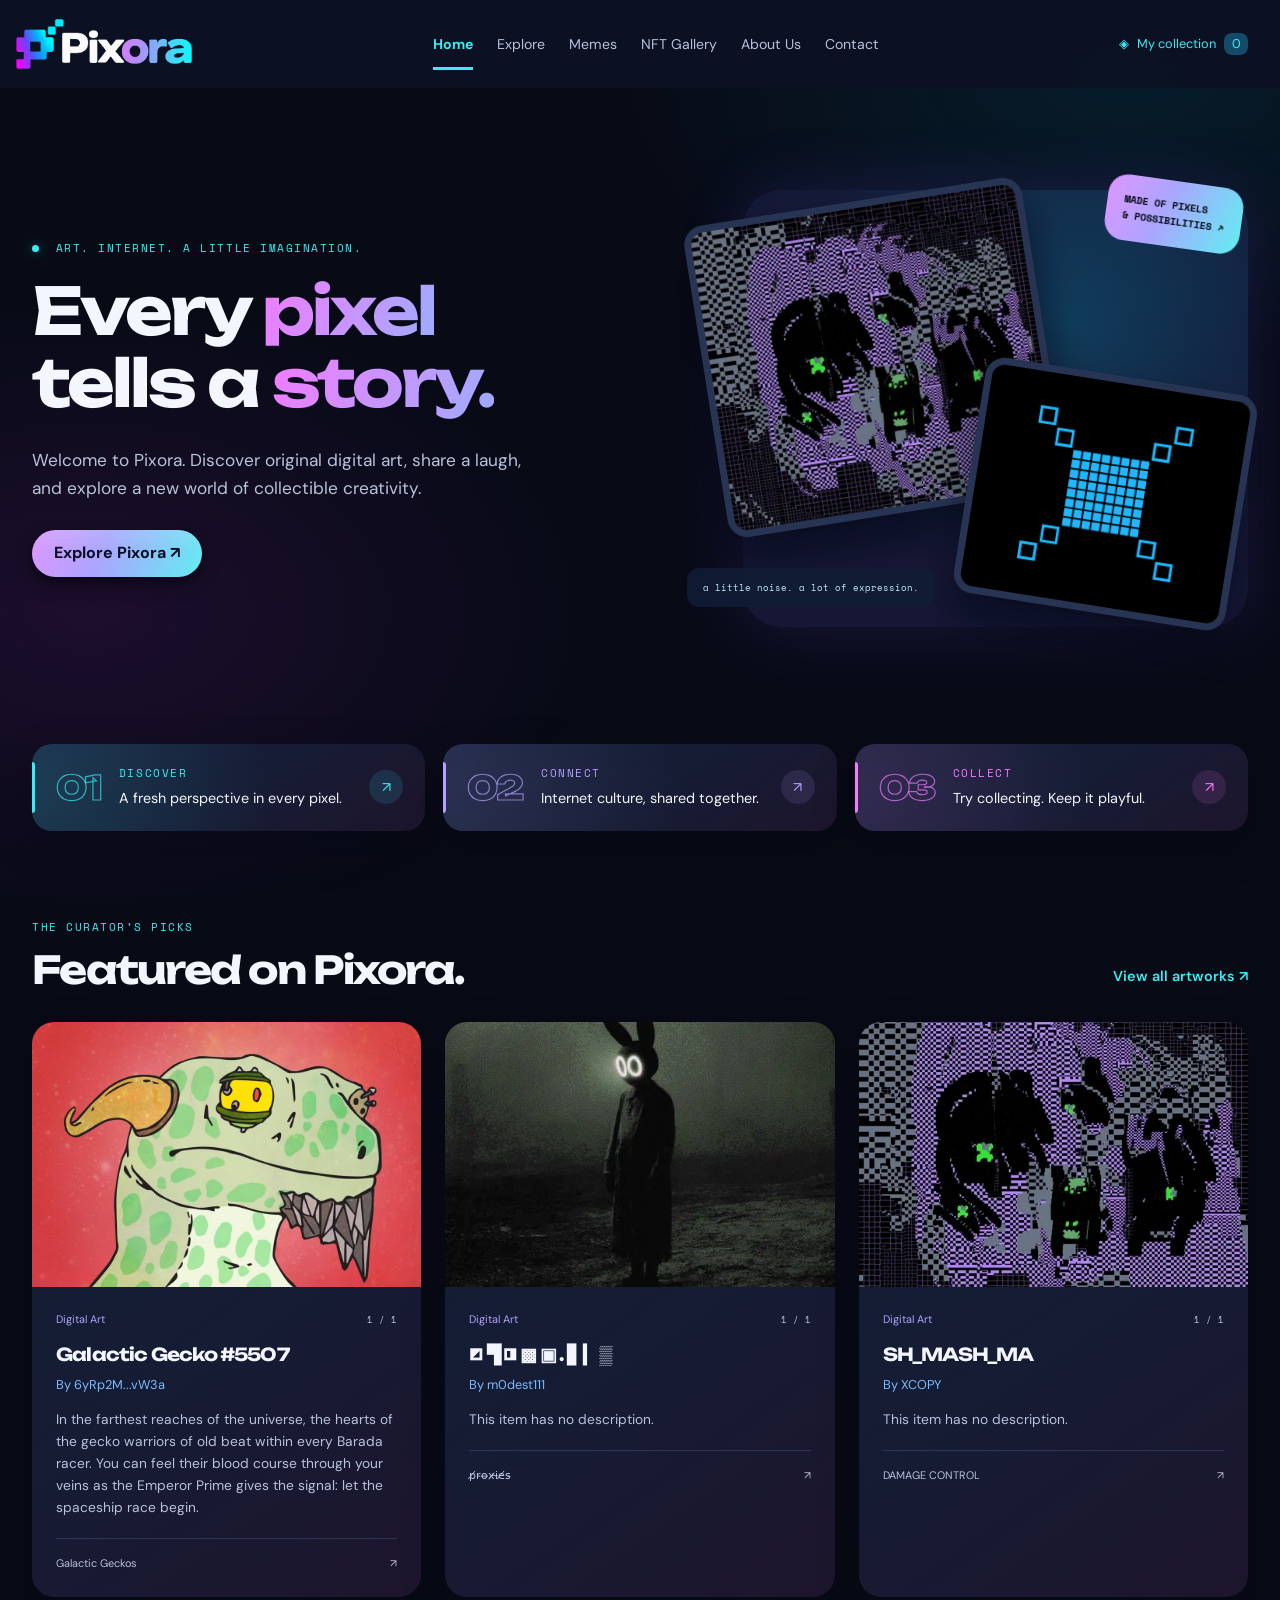
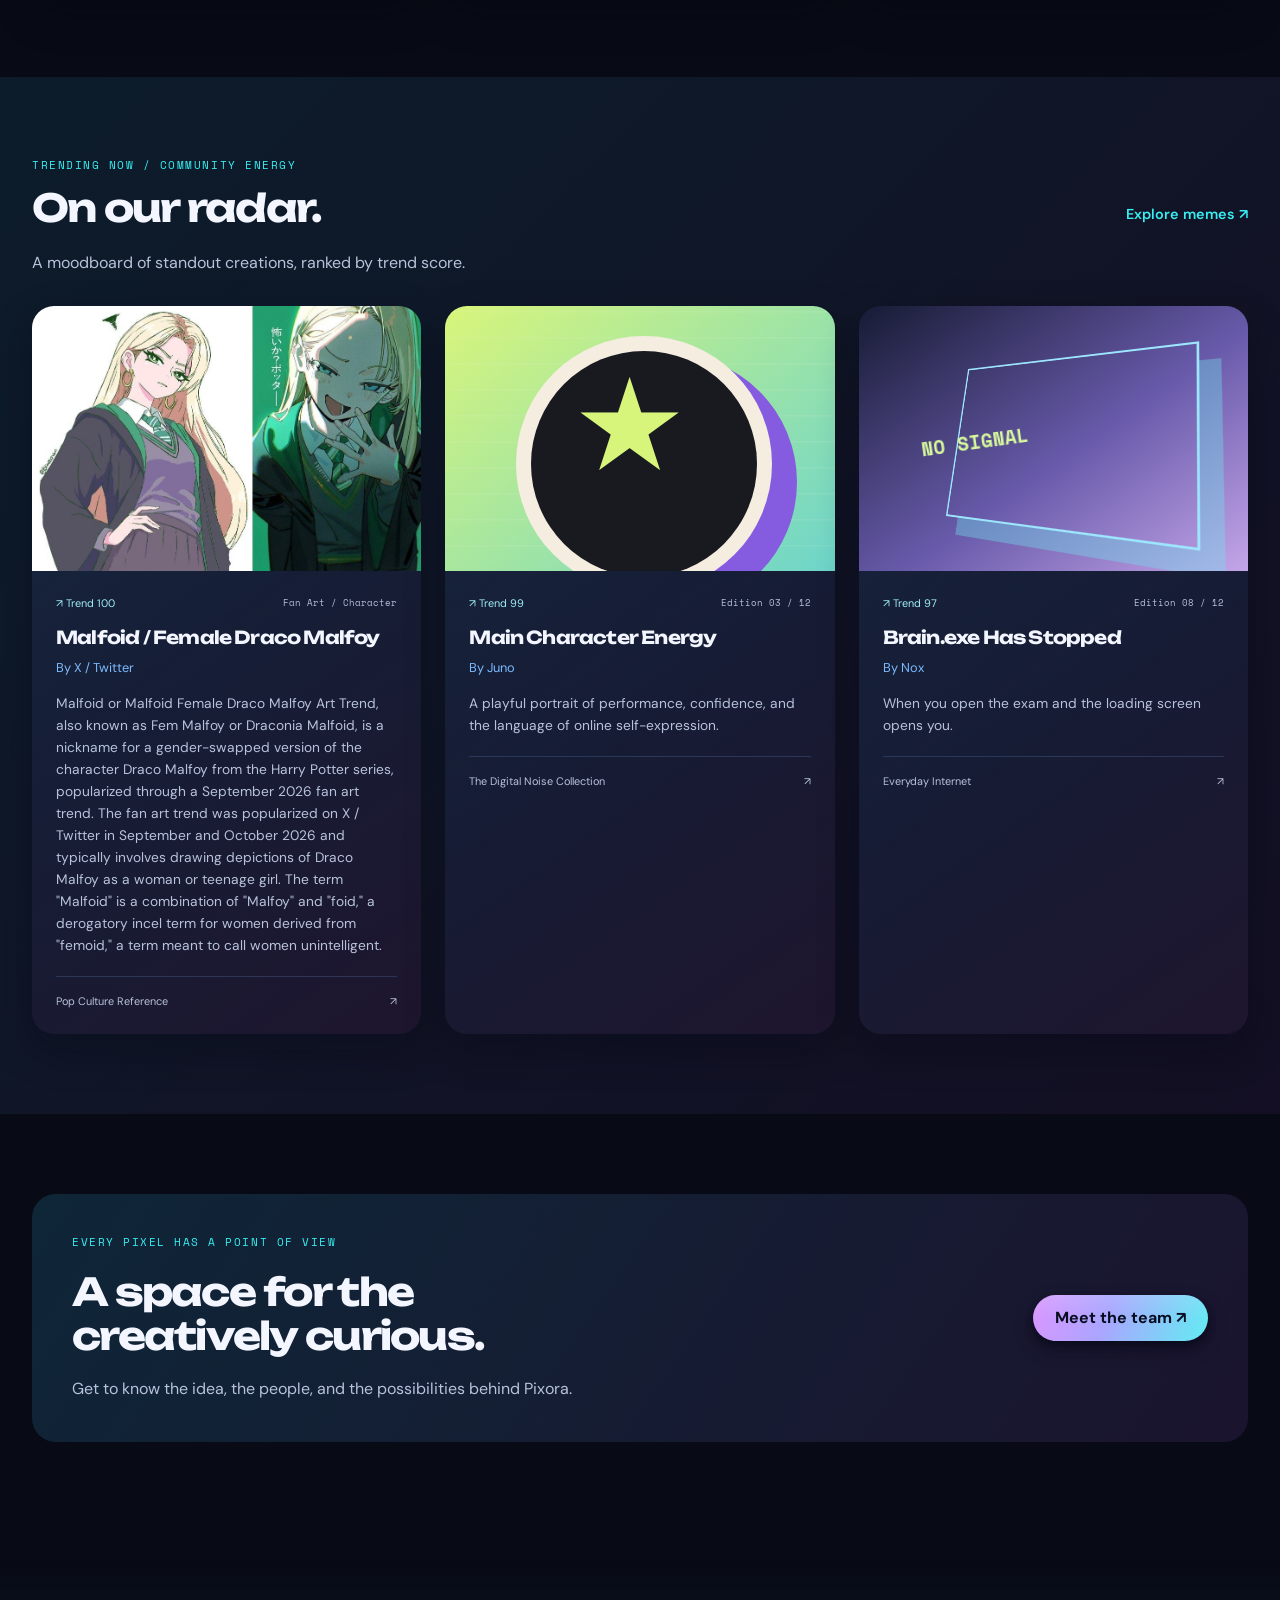
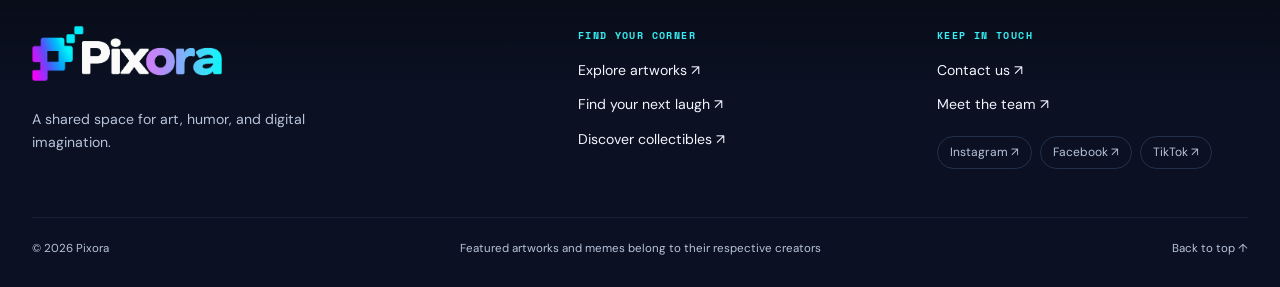
<file: index.html>
<!DOCTYPE html>
<html lang="en">
<head>
  <meta charset="UTF-8">
  <meta name="viewport" content="width=device-width, initial-scale=1">
  <meta name="description" content="Discover digital art, memes, and collectible experiments in Pixora.">
  <meta name="theme-color" content="#080b16">
  <title>Pixora</title>
  <link rel="icon" href="assets/images/brand/favicon.ico">
  <link rel="icon" type="image/png" sizes="32x32" href="assets/images/brand/favicon-32.png">
  <link rel="preconnect" href="https://fonts.googleapis.com">
  <link rel="preconnect" href="https://fonts.gstatic.com" crossorigin>
  <link
    href="https://fonts.googleapis.com/css2?family=DM+Sans:wght@400;500;600;700&amp;family=Space+Mono:wght@400;700&amp;family=Syne:wght@500;600;700;800&amp;family=Unbounded:wght@500;600;700;800&amp;display=swap"
    rel="stylesheet">
  <link rel="stylesheet" href="styles.css?v=20261119g">
  <script src="site-config.js?v=20261119g" defer></script>
  <script src="data.js?v=20261119g" defer></script>
  <script src="script.js?v=20261119g" defer></script>
</head>
<body data-page="home">
  <a class="skip-link" href="#main">Skip to content</a>
  <header class="site-header">
    <div class="shell header-row">
      <a class="brand" href="index.html" aria-label="Pixora home" data-brand><img class="brand-logo" src="assets/images/brand/logo.png" alt="" width="2004" height="580" decoding="async"></a>
      <nav class="desktop-nav" aria-label="Main navigation"><a href="index.html" aria-current="page">Home</a>
        <a href="explore.html">Explore</a>
        <a href="memes.html">Memes</a>
        <a href="nft-gallery.html">NFT Gallery</a>
        <a href="about.html">About Us</a>
        <a href="contact.html">Contact</a>
      </nav>
      <a class="collection-link" href="nft-gallery.html?view=collection"
        aria-label="My collection">◈ <span class="collection-label">My collection</span> <span
          data-collection-count>0</span></a>
      <button class="pill secondary mobile-toggle" id="menu-toggle" type="button"
        aria-label="Open navigation menu" aria-expanded="false" aria-controls="mobile-nav">☰</button>
    </div>
    <nav class="mobile-nav shell" id="mobile-nav" aria-label="Mobile navigation" hidden><a href="index.html"
        aria-current="page">Home</a>
      <a href="explore.html">Explore</a>
      <a href="memes.html">Memes</a>
      <a href="nft-gallery.html">NFT Gallery</a>
      <a href="about.html">About Us</a>
      <a href="contact.html">Contact</a>
    </nav>
  </header>
  <main id="main">
    <section class="shell hero">
      <div class="hero-copy">
        <p class="eyebrow"><span class="status-dot"></span> Art. Internet. A little imagination.</p>
        <h1>Every <span>pixel</span> <br>tells a <span>story.</span></h1>
        <p class="intro-copy muted">Welcome to Pixora. Discover original digital art, share a laugh, and
          explore a new world of collectible creativity.</p>
        <div class="button-row"><a class="pill solid" href="explore.html">Explore Pixora ↗</a></div>
      </div>
      <div class="hero-collage" role="img" aria-label="Layered SH_MASH_MA and ICXN #272 artworks by XCOPY">
        <div class="hero-halo"></div>
        <img class="hero-art-one" src="assets/images/nfts/SH_MASH_MA.webp" alt="SH_MASH_MA by XCOPY" width="1000" height="1000" fetchpriority="high" decoding="async">
        <img class="hero-art-two" src="assets/images/nfts/ICXN-272.png" alt="ICXN #272 by XCOPY" width="657" height="657" decoding="async"><span class="hero-sticker mono">MADE OF
          PIXELS<br>& POSSIBILITIES ↗</span><span class="hero-caption mono">a little noise. a lot of
          expression.</span>
      </div>
    </section>
    <div class="manifesto">
      <div class="shell manifesto-grid">
        <a class="manifesto-item manifesto-item--discover" href="explore.html">
          <span class="manifesto-number" aria-hidden="true">01</span>
          <span class="manifesto-text"><span class="eyebrow">Discover</span>A fresh perspective in every pixel.</span>
          <span class="manifesto-arrow" aria-hidden="true">↗</span>
        </a>
        <a class="manifesto-item manifesto-item--connect" href="memes.html">
          <span class="manifesto-number" aria-hidden="true">02</span>
          <span class="manifesto-text"><span class="eyebrow">Connect</span>Internet culture, shared together.</span>
          <span class="manifesto-arrow" aria-hidden="true">↗</span>
        </a>
        <a class="manifesto-item manifesto-item--collect" href="nft-gallery.html">
          <span class="manifesto-number" aria-hidden="true">03</span>
          <span class="manifesto-text"><span class="eyebrow">Collect</span>Try collecting. Keep it playful.</span>
          <span class="manifesto-arrow" aria-hidden="true">↗</span>
        </a>
      </div>
    </div>
    <section class="shell section">
      <div class="section-heading">
        <div>
          <p class="eyebrow">The curator’s picks</p>
          <h2>Featured on Pixora.</h2>
        </div><a class="text-link" href="explore.html">View all artworks ↗</a>
      </div>
      <div class="art-grid" id="featured-grid"></div>
    </section>
    <section class="section section-tinted">
      <div class="shell">
        <div class="section-heading">
          <div>
            <p class="eyebrow">Trending now / Community energy</p>
            <h2>On our radar.</h2>
          </div><a class="text-link" href="memes.html">Explore memes ↗</a>
        </div>
        <p class="section-description muted">A moodboard of standout creations, ranked by trend score.</p>
        <div class="art-grid" id="trending-grid"></div>
      </div>
    </section>
    <section class="shell section">
      <div class="invite-panel">
        <div>
          <p class="eyebrow">Every pixel has a point of view</p>
          <h2>A space for the<br>creatively curious.</h2>
          <p class="muted">Get to know the idea, the people, and the possibilities behind Pixora.</p>
        </div><a class="pill solid" href="about.html">Meet the team ↗</a>
      </div>
    </section>
  </main>
  <footer class="site-footer">
    <div class="shell footer-grid">
      <div><a class="brand" href="index.html" aria-label="Pixora home" data-brand><img class="brand-logo" src="assets/images/brand/logo.png" alt="" width="2004" height="580" decoding="async"></a>
        <p class="muted">A shared space for art, humor, and digital imagination.</p>
      </div>
      <div>
        <h2 class="eyebrow">Find your corner</h2>
        <div class="footer-links"><a href="explore.html">Explore artworks ↗</a><a href="memes.html">Find your
            next laugh ↗</a><a href="nft-gallery.html">Discover collectibles ↗</a></div>
      </div>
      <div>
        <h2 class="eyebrow">Keep in touch</h2>
        <div class="footer-links"><a href="contact.html">Contact us ↗</a><a href="about.html">Meet the team ↗</a></div>
        <div class="social-links" data-social-links></div>
      </div>
    </div>
    <div class="shell footer-bottom"><span>© 2026 Pixora</span><span>Featured artworks and memes belong to their
        respective creators</span><a class="back-to-top" href="#main">Back to top ↑</a></div>
  </footer>
  <dialog id="art-dialog" aria-labelledby="modal-title" aria-describedby="modal-description">
    <div class="modal-toolbar">
      <button class="modal-nav-button" id="modal-prev" type="button" aria-label="Previous artwork">←</button>
      <div class="modal-thumbnails" id="modal-thumbnails" role="group" aria-label="Browse gallery artworks"></div>
      <button class="modal-nav-button" id="modal-next" type="button" aria-label="Next artwork">→</button>
      <span class="sr-only" id="modal-position" role="status"></span>
      <button class="modal-nav-button modal-close-button" id="modal-close" type="button" aria-label="Close artwork details">✕</button>
    </div>
    <div class="modal-grid">
      <div class="modal-artwork">
        <div class="art-visual modal-preview" id="modal-preview" role="img"></div>
      </div>
      <div class="modal-content">
        <div class="section-heading"><span class="eyebrow">Artwork details</span></div>
        <h2 id="modal-title"></h2>
        <p id="modal-creator" class="creator-name"></p>
        <p id="modal-description" class="muted"></p>
        <dl class="art-details">
          <div>
            <dt>Category</dt>
            <dd id="modal-category"></dd>
          </div>
          <div>
            <dt>Collection</dt>
            <dd id="modal-collection"></dd>
          </div>
          <div>
            <dt>Year</dt>
            <dd id="modal-year"></dd>
          </div>
          <div>
            <dt>Edition</dt>
            <dd id="modal-edition"></dd>
          </div>
        </dl>
        <p class="field-hint">Shown for viewing only. Pixora does not sell artworks or transfer ownership.</p>
        <div class="button-row"><button class="pill solid" id="save-art" type="button"
            aria-pressed="false">Save artwork</button><a class="pill secondary" id="view-collection"
            href="nft-gallery.html">NFT gallery ↗</a></div>
        <p class="feedback" id="modal-feedback" role="status"></p>
      </div>
    </div>
  </dialog>
  <p class="storage-notice shell" id="storage-notice" role="status" hidden></p>
  <noscript>
    <p class="shell feedback">Please enable JavaScript for galleries, reactions, collection controls, and the
      contact form.</p>
  </noscript>
</body>
</html>
</file>
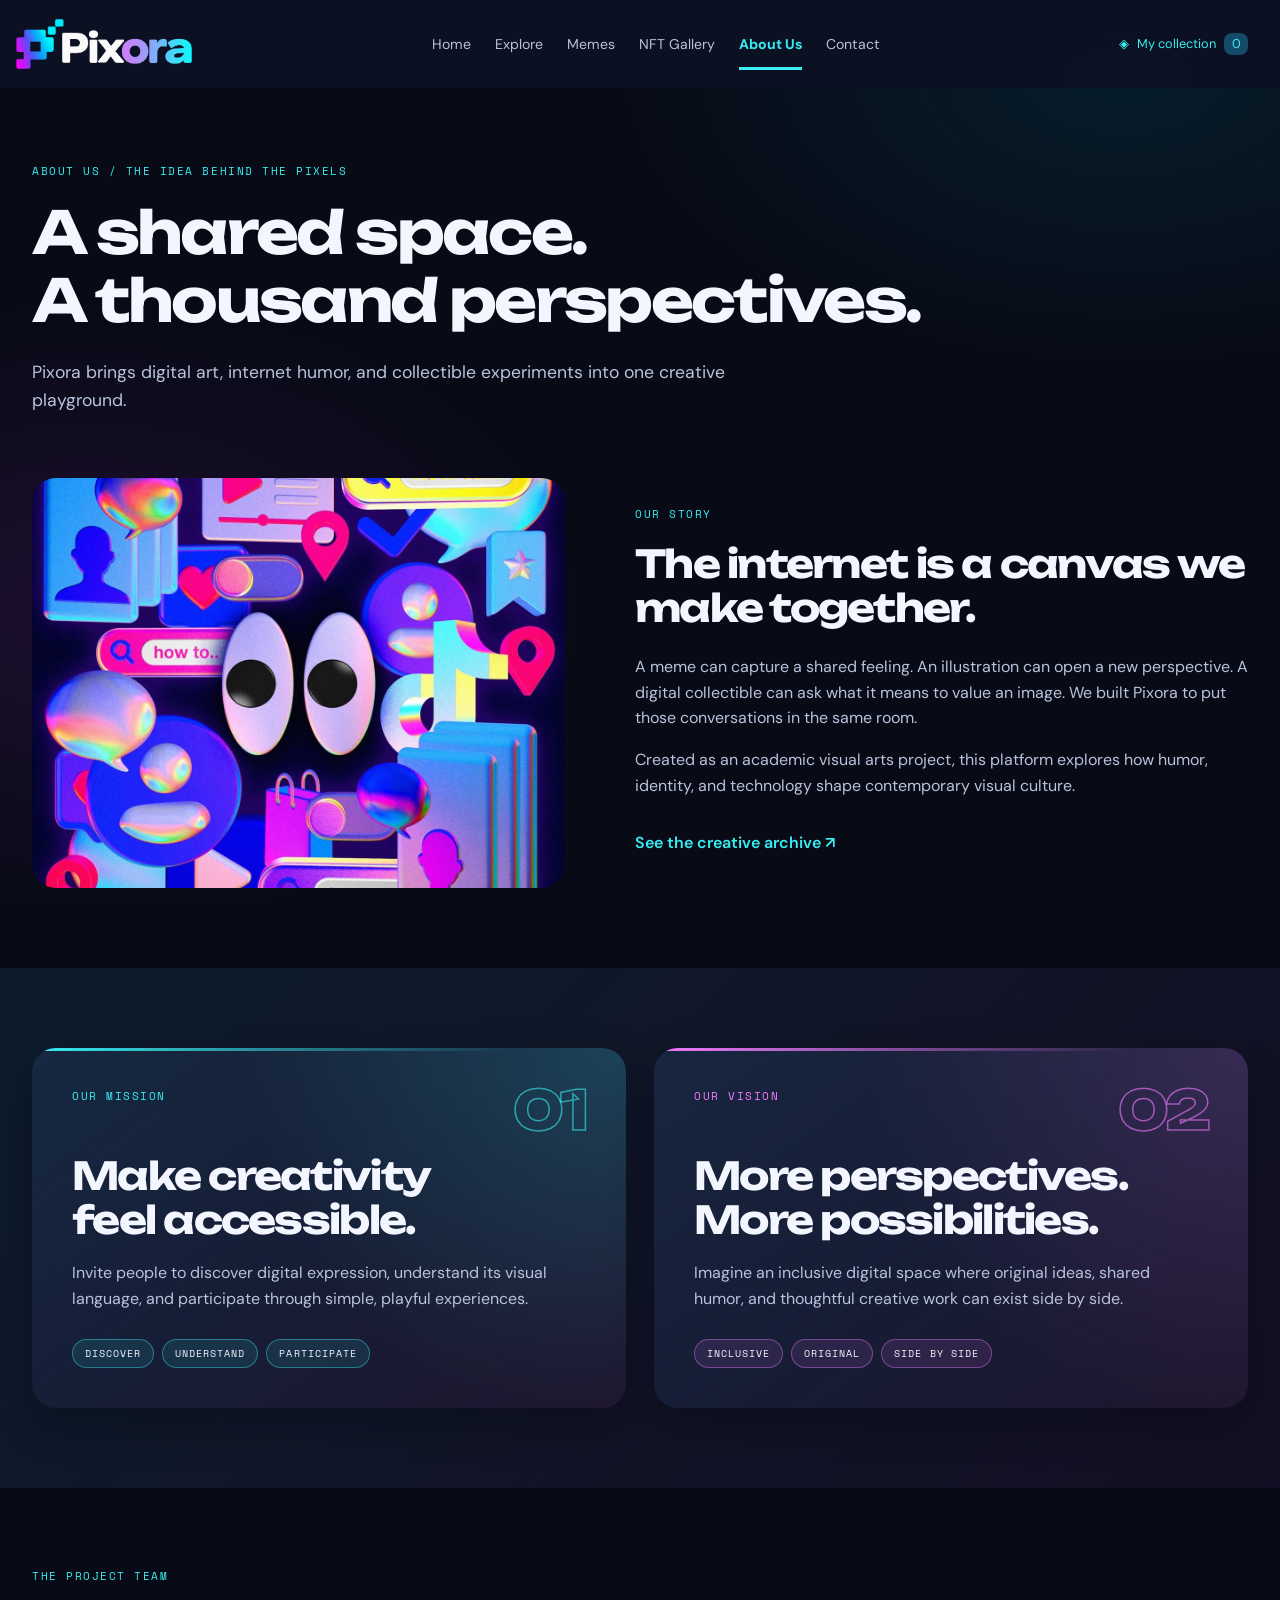
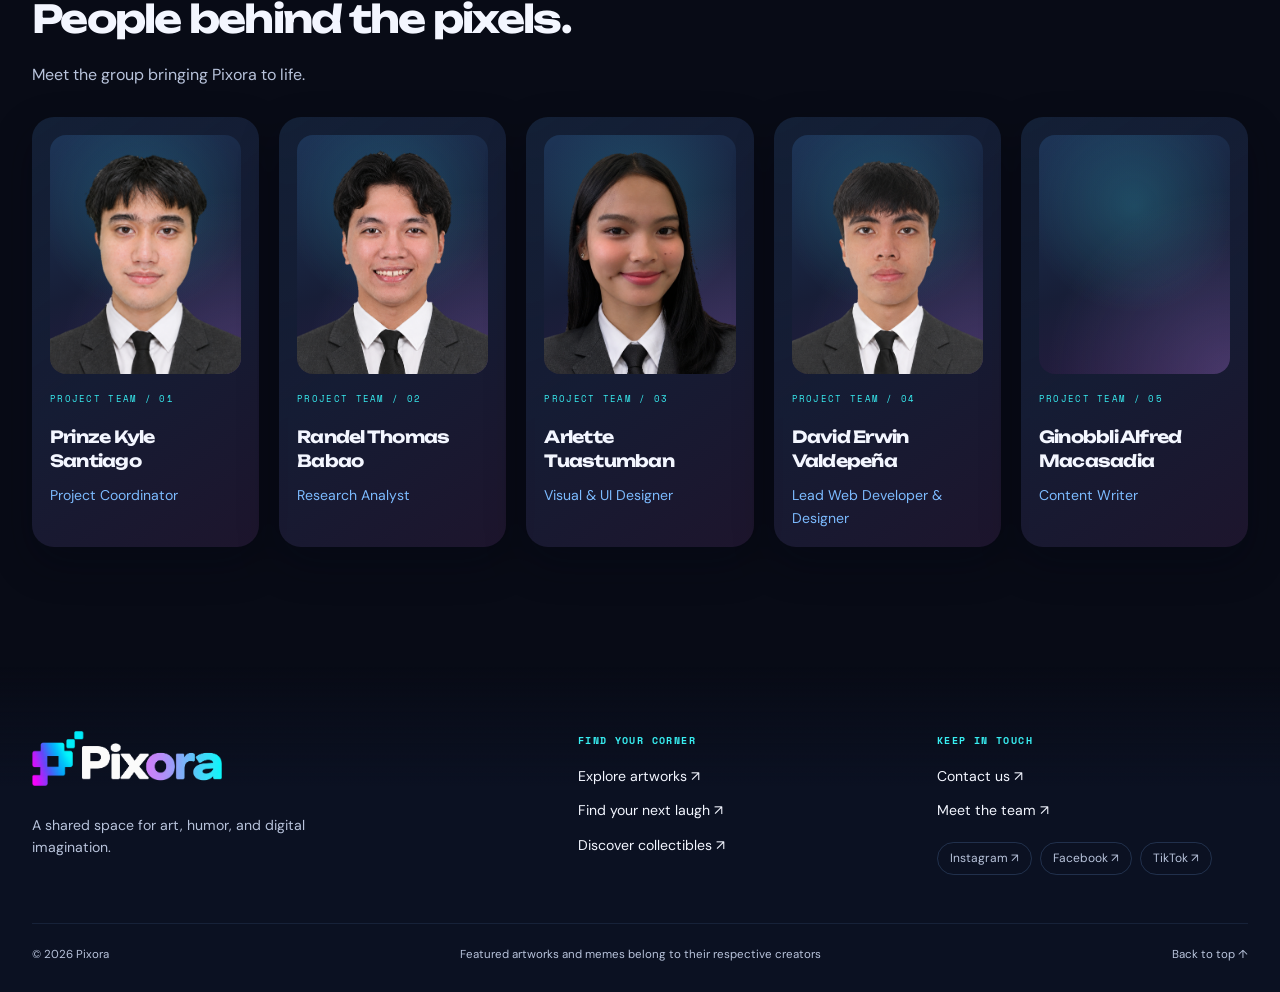
<file: about.html>
<!DOCTYPE html>
<html lang="en">
<head>
  <meta charset="UTF-8">
  <meta name="viewport" content="width=device-width, initial-scale=1">
  <meta name="description" content="Meet the mission, vision, and project team behind Pixora.">
  <meta name="theme-color" content="#080b16">
  <title>About Us - Pixora</title>
  <link rel="icon" href="assets/images/brand/favicon.ico">
  <link rel="icon" type="image/png" sizes="32x32" href="assets/images/brand/favicon-32.png">
  <link rel="preconnect" href="https://fonts.googleapis.com">
  <link rel="preconnect" href="https://fonts.gstatic.com" crossorigin>
  <link
    href="https://fonts.googleapis.com/css2?family=DM+Sans:wght@400;500;600;700&amp;family=Space+Mono:wght@400;700&amp;family=Syne:wght@500;600;700;800&amp;family=Unbounded:wght@500;600;700;800&amp;display=swap"
    rel="stylesheet">
  <link rel="stylesheet" href="styles.css?v=20261119g">
  <script src="site-config.js?v=20261119g" defer></script>
  <script src="data.js?v=20261119g" defer></script>
  <script src="script.js?v=20261119g" defer></script>
</head>
<body data-page="about">
  <a class="skip-link" href="#main">Skip to content</a>
  <header class="site-header">
    <div class="shell header-row">
      <a class="brand" href="index.html" aria-label="Pixora home" data-brand><img class="brand-logo" src="assets/images/brand/logo.png" alt="" width="2004" height="580" decoding="async"></a>
      <nav class="desktop-nav" aria-label="Main navigation"><a href="index.html">Home</a>
        <a href="explore.html">Explore</a>
        <a href="memes.html">Memes</a>
        <a href="nft-gallery.html">NFT Gallery</a>
        <a href="about.html" aria-current="page">About Us</a>
        <a href="contact.html">Contact</a>
      </nav>
      <a class="collection-link" href="nft-gallery.html?view=collection"
        aria-label="My collection">◈ <span class="collection-label">My collection</span> <span
          data-collection-count>0</span></a>
      <button class="pill secondary mobile-toggle" id="menu-toggle" type="button"
        aria-label="Open navigation menu" aria-expanded="false" aria-controls="mobile-nav">☰</button>
    </div>
    <nav class="mobile-nav shell" id="mobile-nav" aria-label="Mobile navigation" hidden><a
        href="index.html">Home</a>
      <a href="explore.html">Explore</a>
      <a href="memes.html">Memes</a>
      <a href="nft-gallery.html">NFT Gallery</a>
      <a href="about.html" aria-current="page">About Us</a>
      <a href="contact.html">Contact</a>
    </nav>
  </header>
  <main id="main">
    <section class="shell page-intro about-intro">
      <p class="eyebrow">About us / The idea behind the pixels</p>
      <h1>A shared space.<br>A thousand perspectives.</h1>
      <p class="intro-copy muted">Pixora brings digital art, internet humor, and collectible experiments
        into one creative playground.</p>
    </section>
    <section class="shell section gallery-section about-story">
      <div class="story-art art-visual has-card-image"><img class="card-image"
          src="assets/images/about/our-story.jpg" width="1200" height="1200" loading="lazy" decoding="async"
          alt="Glossy 3D social media icons — search bars, chat bubbles, profile cards and map pins — surrounding a pair of wide cartoon eyes"></div>
      <div>
        <p class="eyebrow">Our story</p>
        <h2>The internet is a canvas we make together.</h2>
        <p class="muted">A meme can capture a shared feeling. An illustration can open a new perspective. A
          digital collectible can ask what it means to value an image. We built Pixora to put those
          conversations in the same room.</p>
        <p class="muted">Created as an academic visual arts project, this platform explores how humor,
          identity, and technology shape contemporary visual culture.</p><a class="text-link"
          href="explore.html">See the creative archive ↗</a>
      </div>
    </section>
    <section class="section section-tinted">
      <div class="shell mission-grid">
        <article class="mission-card mission-card--mission">
          <div class="mission-card-head">
            <p class="eyebrow">Our mission</p>
            <span class="mission-number" aria-hidden="true">01</span>
          </div>
          <h2>Make creativity<br>feel accessible.</h2>
          <p class="muted">Invite people to discover digital expression, understand its visual language, and
            participate through simple, playful experiences.</p>
          <ul class="mission-tags" aria-label="Mission focus">
            <li>Discover</li>
            <li>Understand</li>
            <li>Participate</li>
          </ul>
        </article>
        <article class="mission-card mission-card--vision">
          <div class="mission-card-head">
            <p class="eyebrow">Our vision</p>
            <span class="mission-number" aria-hidden="true">02</span>
          </div>
          <h2>More perspectives.<br>More possibilities.</h2>
          <p class="muted">Imagine an inclusive digital space where original ideas, shared humor, and
            thoughtful creative work can exist side by side.</p>
          <ul class="mission-tags" aria-label="Vision focus">
            <li>Inclusive</li>
            <li>Original</li>
            <li>Side by side</li>
          </ul>
        </article>
      </div>
    </section>
    <section class="shell section">
      <div class="section-heading">
        <div>
          <p class="eyebrow">The project team</p>
          <h2>People behind the pixels.</h2>
        </div>
      </div>
      <p class="section-description muted" id="team-note">Meet the group bringing Pixora to life.</p>
      <div class="art-grid team-grid" id="team-grid"></div>
    </section>
  </main>
  <footer class="site-footer">
    <div class="shell footer-grid">
      <div><a class="brand" href="index.html" aria-label="Pixora home" data-brand><img class="brand-logo" src="assets/images/brand/logo.png" alt="" width="2004" height="580" decoding="async"></a>
        <p class="muted">A shared space for art, humor, and digital imagination.</p>
      </div>
      <div>
        <h2 class="eyebrow">Find your corner</h2>
        <div class="footer-links"><a href="explore.html">Explore artworks ↗</a><a href="memes.html">Find your
            next laugh ↗</a><a href="nft-gallery.html">Discover collectibles ↗</a></div>
      </div>
      <div>
        <h2 class="eyebrow">Keep in touch</h2>
        <div class="footer-links"><a href="contact.html">Contact us ↗</a><a href="about.html">Meet the team ↗</a></div>
        <div class="social-links" data-social-links></div>
      </div>
    </div>
    <div class="shell footer-bottom"><span>© 2026 Pixora</span><span>Featured artworks and memes belong to their
        respective creators</span><a class="back-to-top" href="#main">Back to top ↑</a></div>
  </footer>

  <p class="storage-notice shell" id="storage-notice" role="status" hidden></p>
  <noscript>
    <p class="shell feedback">Please enable JavaScript for galleries, reactions, collection controls, and the
      contact form.</p>
  </noscript>
</body>
</html>
</file>
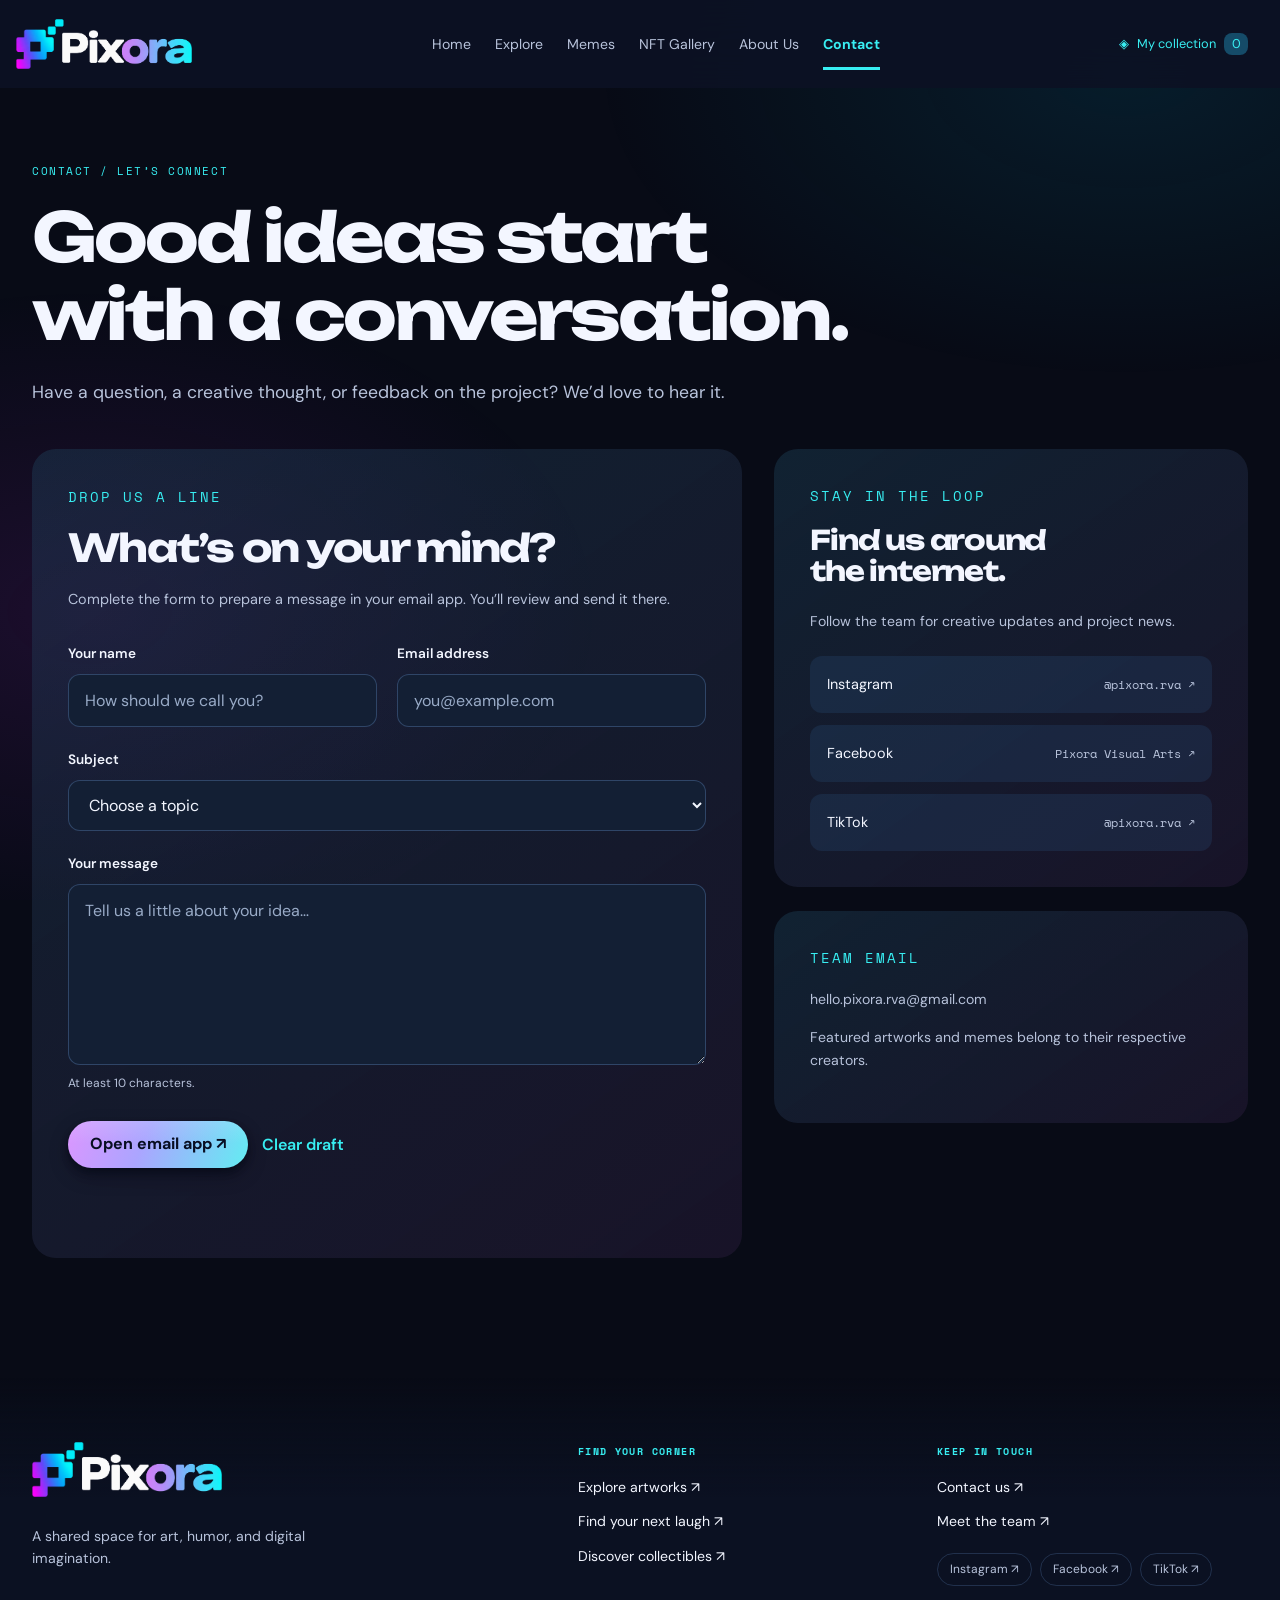
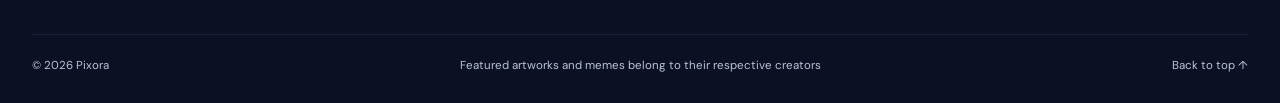
<file: contact.html>
<!DOCTYPE html>
<html lang="en">
<head>
  <meta charset="UTF-8">
  <meta name="viewport" content="width=device-width, initial-scale=1">
  <meta name="description" content="Connect with the Pixora project team.">
  <meta name="theme-color" content="#080b16">
  <title>Contact - Pixora</title>
  <link rel="icon" href="assets/images/brand/favicon.ico">
  <link rel="icon" type="image/png" sizes="32x32" href="assets/images/brand/favicon-32.png">
  <link rel="preconnect" href="https://fonts.googleapis.com">
  <link rel="preconnect" href="https://fonts.gstatic.com" crossorigin>
  <link
    href="https://fonts.googleapis.com/css2?family=DM+Sans:wght@400;500;600;700&amp;family=Space+Mono:wght@400;700&amp;family=Syne:wght@500;600;700;800&amp;family=Unbounded:wght@500;600;700;800&amp;display=swap"
    rel="stylesheet">
  <link rel="stylesheet" href="styles.css?v=20261119g">
  <script src="site-config.js?v=20261119g" defer></script>
  <script src="data.js?v=20261119g" defer></script>
  <script src="script.js?v=20261119g" defer></script>
</head>
<body data-page="contact">
  <a class="skip-link" href="#main">Skip to content</a>
  <header class="site-header">
    <div class="shell header-row">
      <a class="brand" href="index.html" aria-label="Pixora home" data-brand><img class="brand-logo" src="assets/images/brand/logo.png" alt="" width="2004" height="580" decoding="async"></a>
      <nav class="desktop-nav" aria-label="Main navigation"><a href="index.html">Home</a>
        <a href="explore.html">Explore</a>
        <a href="memes.html">Memes</a>
        <a href="nft-gallery.html">NFT Gallery</a>
        <a href="about.html">About Us</a>
        <a href="contact.html" aria-current="page">Contact</a>
      </nav>
      <a class="collection-link" href="nft-gallery.html?view=collection"
        aria-label="My collection">◈ <span class="collection-label">My collection</span> <span
          data-collection-count>0</span></a>
      <button class="pill secondary mobile-toggle" id="menu-toggle" type="button"
        aria-label="Open navigation menu" aria-expanded="false" aria-controls="mobile-nav">☰</button>
    </div>
    <nav class="mobile-nav shell" id="mobile-nav" aria-label="Mobile navigation" hidden><a
        href="index.html">Home</a>
      <a href="explore.html">Explore</a>
      <a href="memes.html">Memes</a>
      <a href="nft-gallery.html">NFT Gallery</a>
      <a href="about.html">About Us</a>
      <a href="contact.html" aria-current="page">Contact</a>
    </nav>
  </header>
  <main id="main">
    <section class="shell page-intro">
      <p class="eyebrow">Contact / Let’s connect</p>
      <h1>Good ideas start<br>with a conversation.</h1>
      <p class="intro-copy muted">Have a question, a creative thought, or feedback on the project? We’d love
        to hear it.</p>
    </section>
    <section class="shell section gallery-section contact-grid">
      <div class="contact-panel">
        <p class="eyebrow">Drop us a line</p>
        <h2>What’s on your mind?</h2>
        <p class="muted" id="contact-note">Fill in the form and your message will be saved as a draft in this tab.</p>
        <form id="contact-form">
          <div class="form-row">
            <div class="field"><label for="contact-name">Your name</label><input id="contact-name" name="name"
                autocomplete="name" required maxlength="100" placeholder="How should we call you?"></div>
            <div class="field"><label for="contact-email">Email address</label><input id="contact-email"
                name="email" type="email" autocomplete="email" required maxlength="254"
                placeholder="you@example.com"></div>
          </div>
          <div class="field"><label for="contact-subject">Subject</label><select id="contact-subject"
              name="subject" required>
              <option value="">Choose a topic</option>
              <option>General question</option>
              <option>Creative collaboration</option>
              <option>Project feedback</option>
              <option>Something else</option>
            </select></div>
          <div class="field"><label for="contact-message">Your message</label><textarea id="contact-message"
              name="message" rows="6" required minlength="10" maxlength="3000"
              placeholder="Tell us a little about your idea…"></textarea><span class="field-hint">At least 10
              characters.</span></div>
          <div class="button-row"><button type="submit" class="pill solid" id="contact-submit" disabled>Save
              message draft ↗</button><button type="button" class="text-link" id="clear-draft">Clear
              draft</button></div>
          <p class="feedback" id="contact-status" role="status"></p>
        </form>
      </div>
      <aside class="contact-aside">
        <div class="contact-info">
          <p class="eyebrow">Stay in the loop</p>
          <h2>Find us around<br>the internet.</h2>
          <p class="muted" id="social-note">Our team’s social profiles will appear here when they’re ready.
          </p>
          <div class="social-stack" data-social-links></div>
        </div>
        <div class="contact-info">
          <p class="eyebrow">Team email</p>
          <p id="team-email" class="muted">Contact address coming soon.</p>
          <p class="field-hint">Featured artworks and memes belong to their respective creators.</p>
        </div>
      </aside>
    </section>
  </main>
  <footer class="site-footer">
    <div class="shell footer-grid">
      <div><a class="brand" href="index.html" aria-label="Pixora home" data-brand><img class="brand-logo" src="assets/images/brand/logo.png" alt="" width="2004" height="580" decoding="async"></a>
        <p class="muted">A shared space for art, humor, and digital imagination.</p>
      </div>
      <div>
        <h2 class="eyebrow">Find your corner</h2>
        <div class="footer-links"><a href="explore.html">Explore artworks ↗</a><a href="memes.html">Find your
            next laugh ↗</a><a href="nft-gallery.html">Discover collectibles ↗</a></div>
      </div>
      <div>
        <h2 class="eyebrow">Keep in touch</h2>
        <div class="footer-links"><a href="contact.html">Contact us ↗</a><a href="about.html">Meet the team ↗</a></div>
        <div class="social-links" data-social-links></div>
      </div>
    </div>
    <div class="shell footer-bottom"><span>© 2026 Pixora</span><span>Featured artworks and memes belong to their
        respective creators</span><a class="back-to-top" href="#main">Back to top ↑</a></div>
  </footer>

  <p class="storage-notice shell" id="storage-notice" role="status" hidden></p>
  <noscript>
    <p class="shell feedback">Please enable JavaScript for galleries, reactions, collection controls, and the
      contact form.</p>
  </noscript>
</body>
</html>
</file>
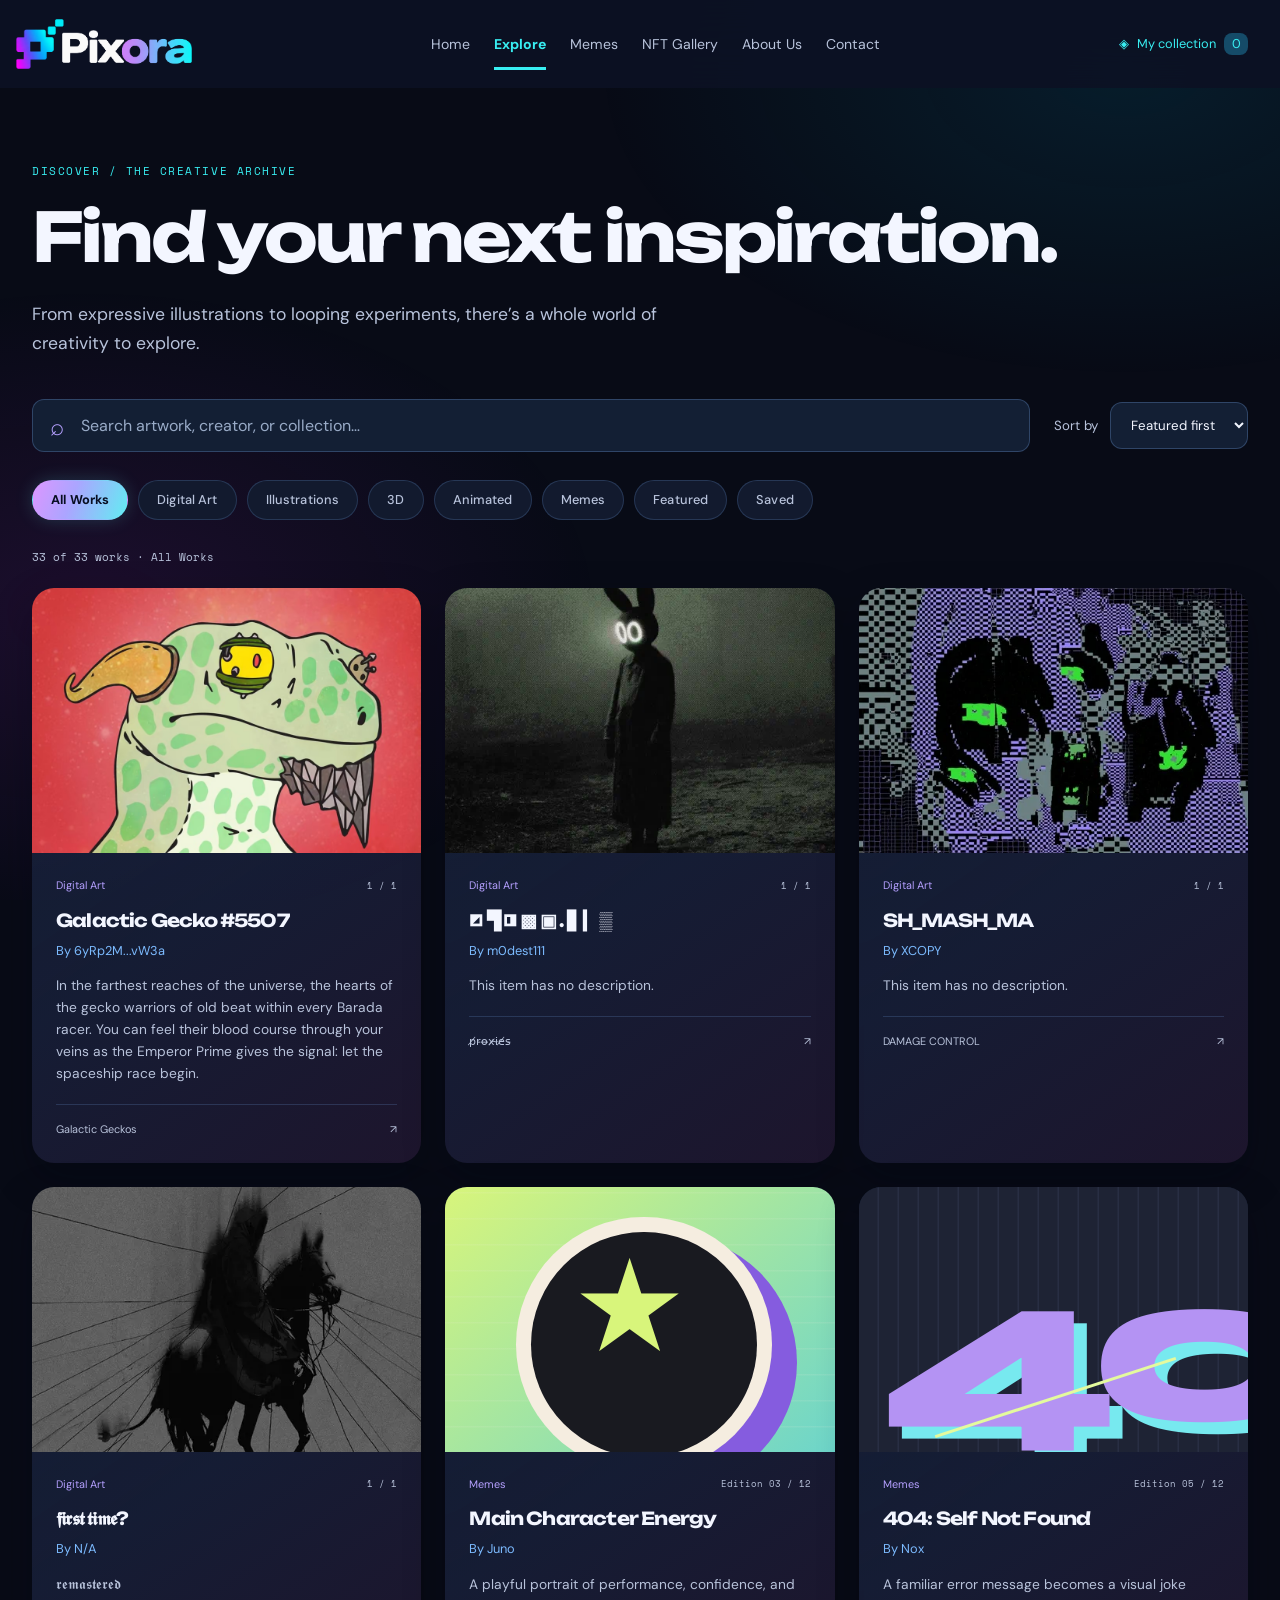
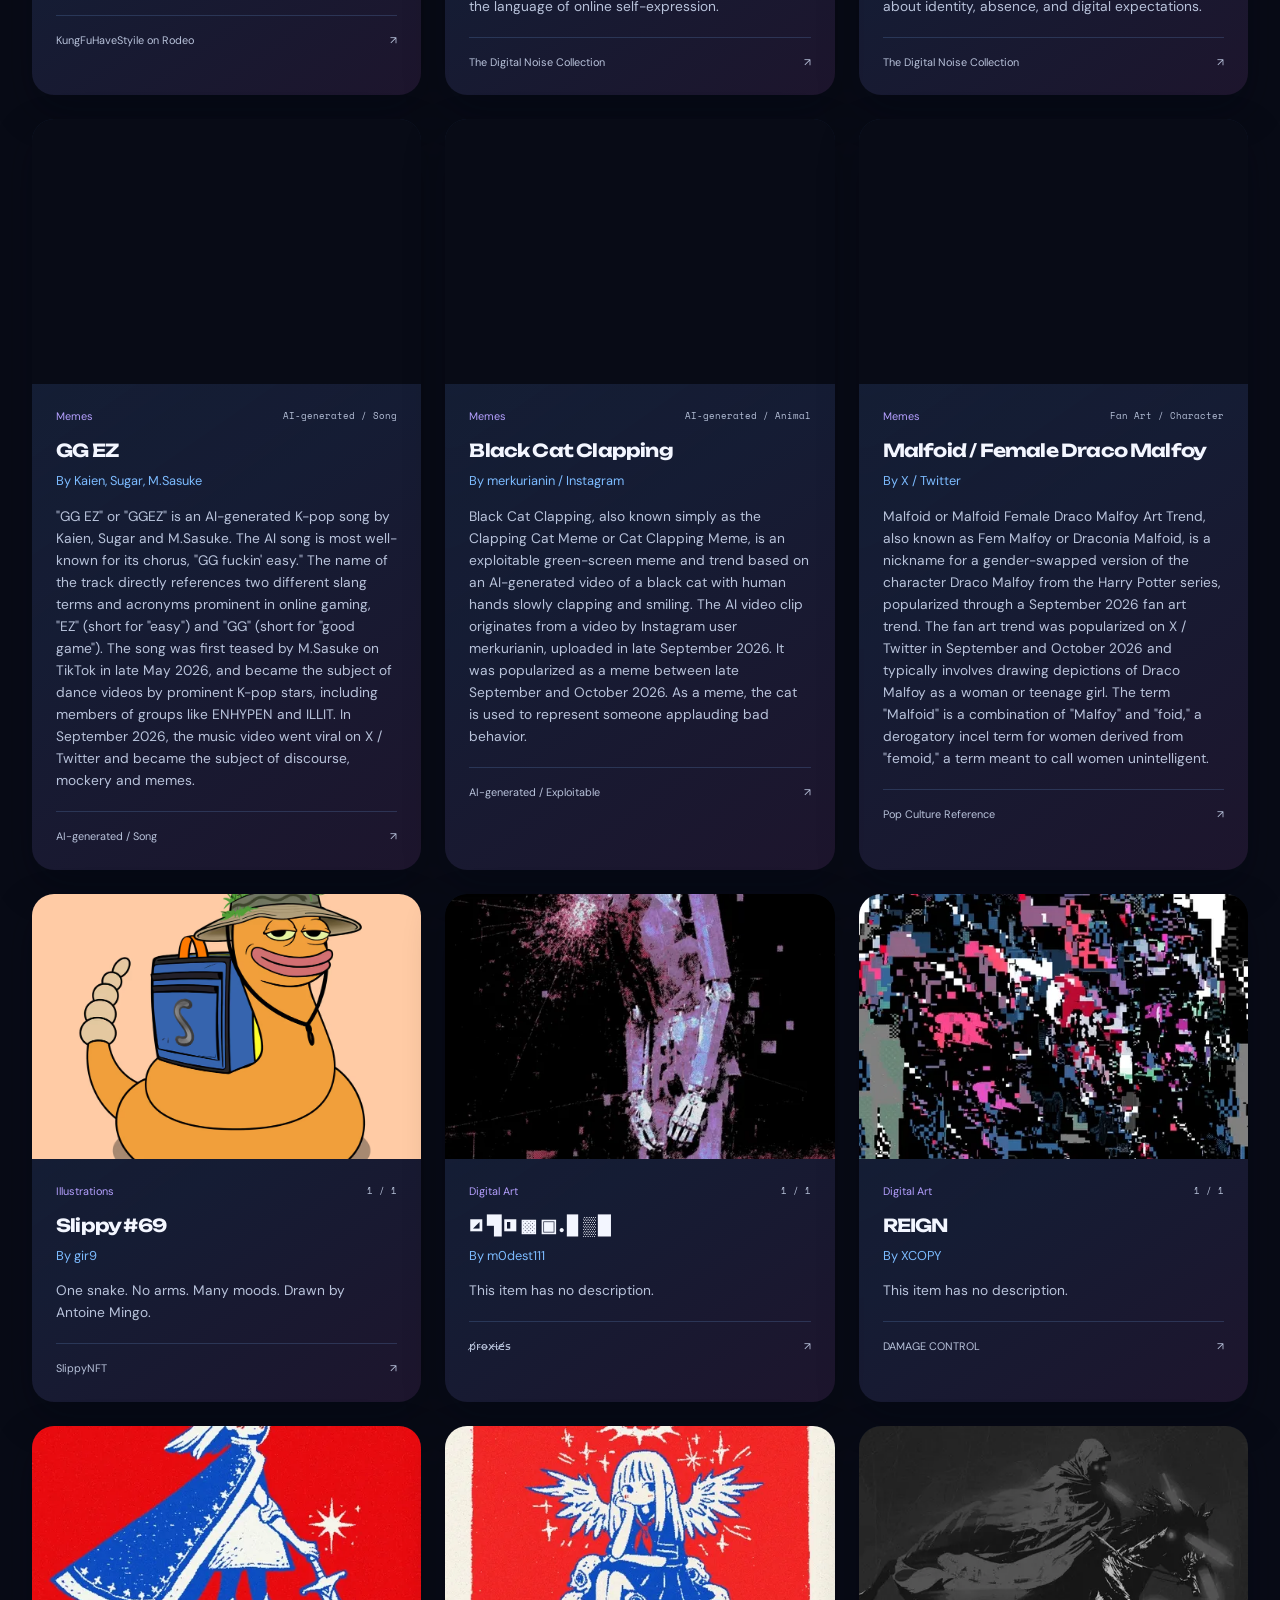
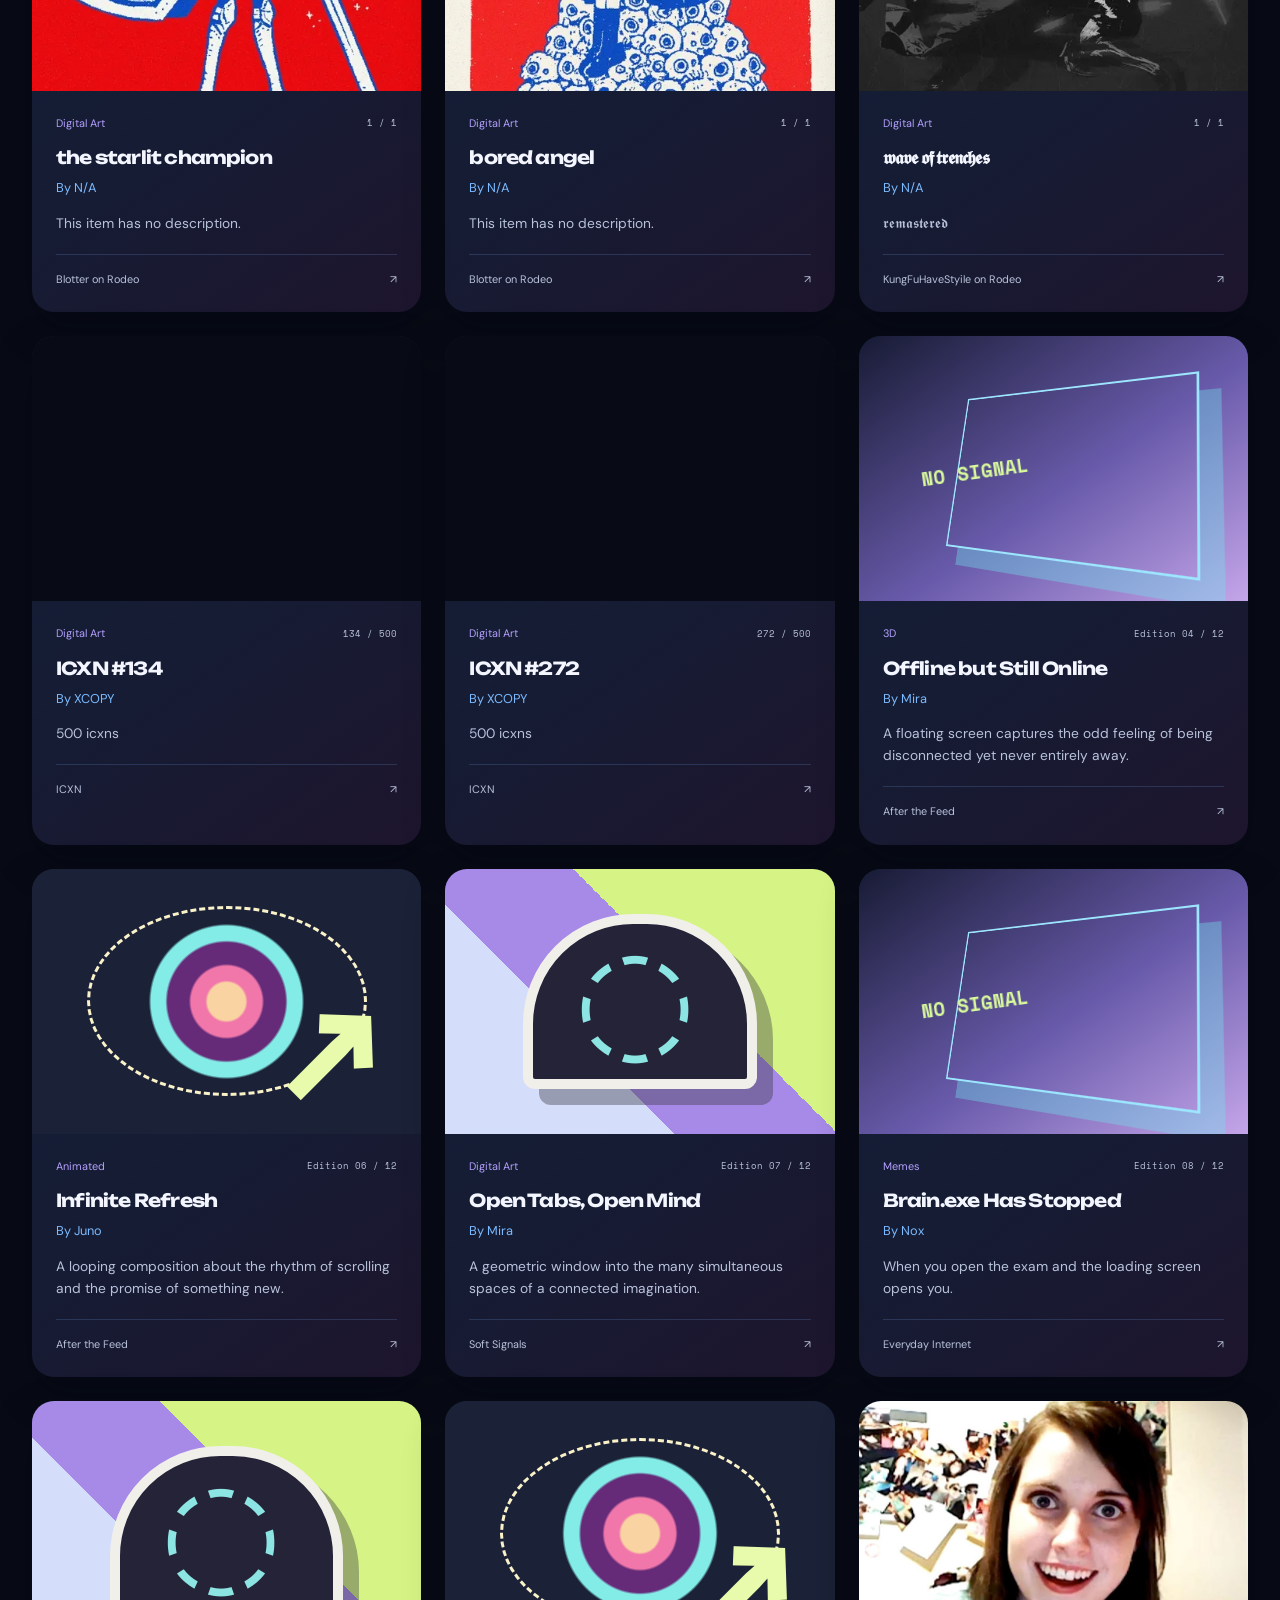
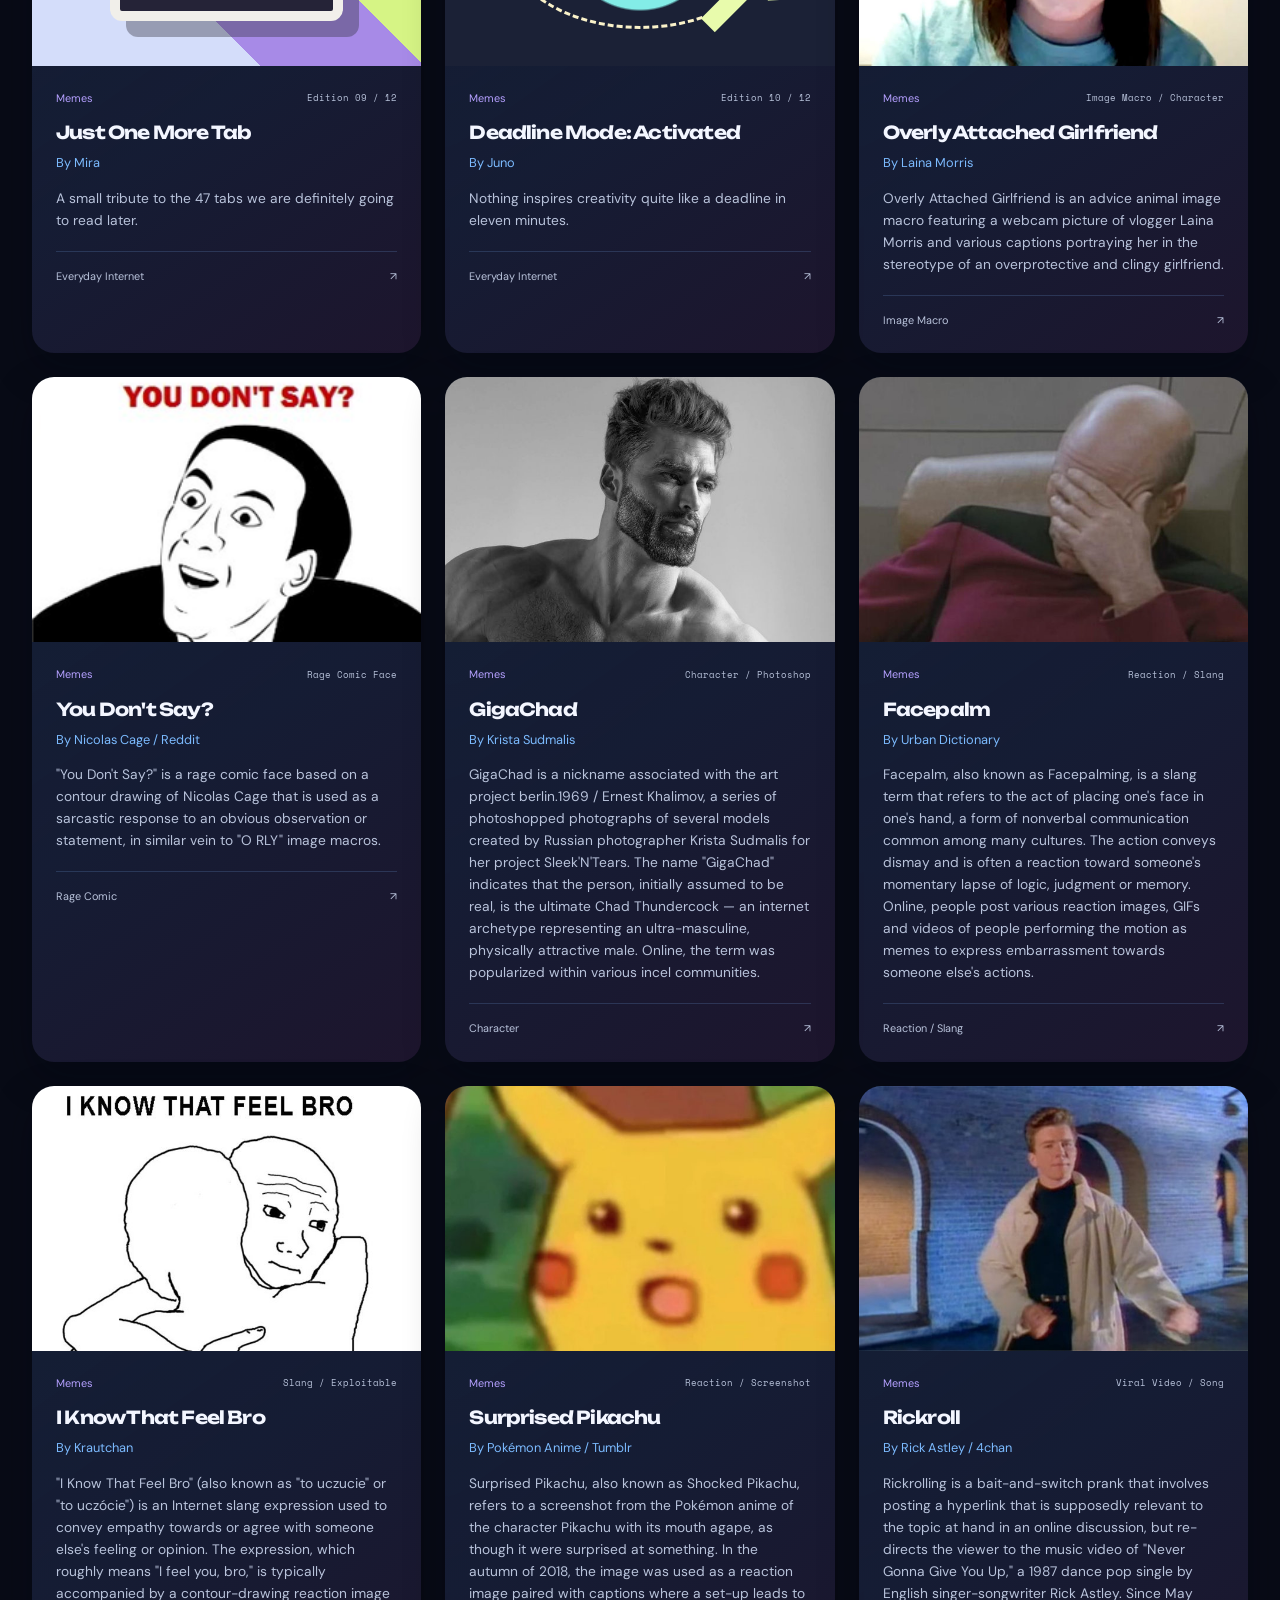
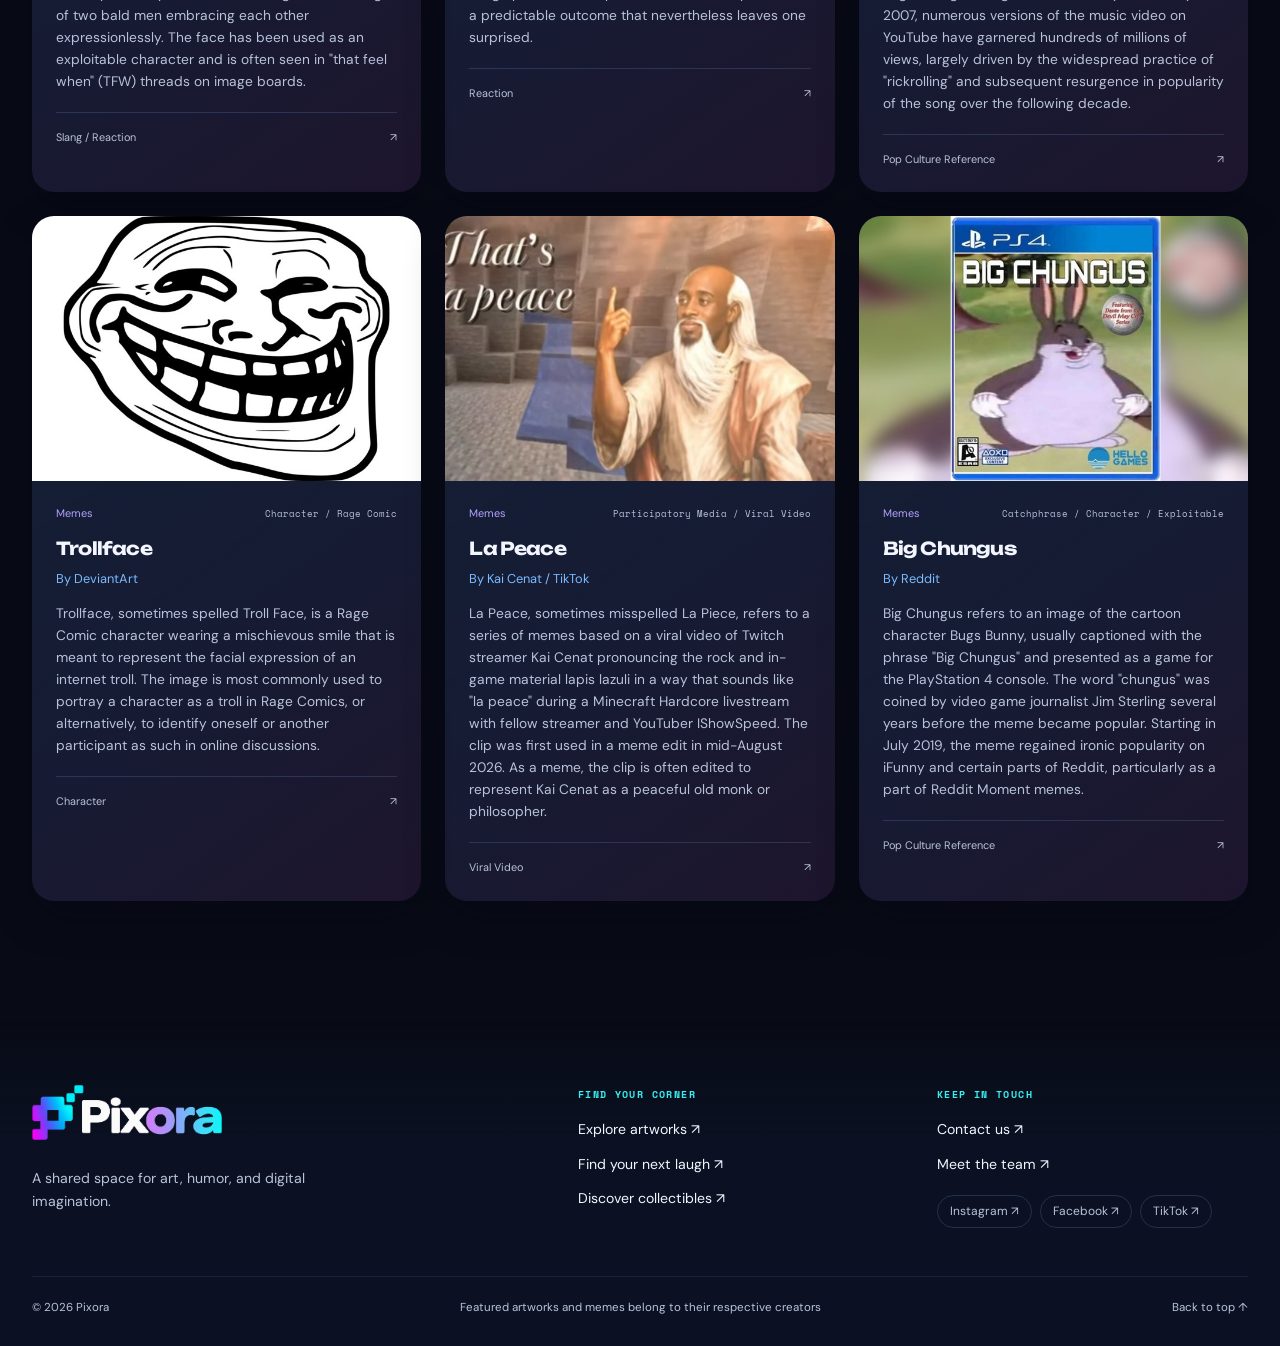
<file: explore.html>
<!DOCTYPE html>
<html lang="en">
<head>
  <meta charset="UTF-8">
  <meta name="viewport" content="width=device-width, initial-scale=1">
  <meta name="description" content="Browse and search the Pixora creative archive.">
  <meta name="theme-color" content="#080b16">
  <title>Explore - Pixora</title>
  <link rel="icon" href="assets/images/brand/favicon.ico">
  <link rel="icon" type="image/png" sizes="32x32" href="assets/images/brand/favicon-32.png">
  <link rel="preconnect" href="https://fonts.googleapis.com">
  <link rel="preconnect" href="https://fonts.gstatic.com" crossorigin>
  <link
    href="https://fonts.googleapis.com/css2?family=DM+Sans:wght@400;500;600;700&amp;family=Space+Mono:wght@400;700&amp;family=Syne:wght@500;600;700;800&amp;family=Unbounded:wght@500;600;700;800&amp;display=swap"
    rel="stylesheet">
  <link rel="stylesheet" href="styles.css?v=20261119g">
  <script src="site-config.js?v=20261119g" defer></script>
  <script src="data.js?v=20261119g" defer></script>
  <script src="script.js?v=20261119g" defer></script>
</head>
<body data-page="explore">
  <a class="skip-link" href="#main">Skip to content</a>
  <header class="site-header">
    <div class="shell header-row">
      <a class="brand" href="index.html" aria-label="Pixora home" data-brand><img class="brand-logo" src="assets/images/brand/logo.png" alt="" width="2004" height="580" decoding="async"></a>
      <nav class="desktop-nav" aria-label="Main navigation"><a href="index.html">Home</a>
        <a href="explore.html" aria-current="page">Explore</a>
        <a href="memes.html">Memes</a>
        <a href="nft-gallery.html">NFT Gallery</a>
        <a href="about.html">About Us</a>
        <a href="contact.html">Contact</a>
      </nav>
      <a class="collection-link" href="nft-gallery.html?view=collection"
        aria-label="My collection">◈ <span class="collection-label">My collection</span> <span
          data-collection-count>0</span></a>
      <button class="pill secondary mobile-toggle" id="menu-toggle" type="button"
        aria-label="Open navigation menu" aria-expanded="false" aria-controls="mobile-nav">☰</button>
    </div>
    <nav class="mobile-nav shell" id="mobile-nav" aria-label="Mobile navigation" hidden><a
        href="index.html">Home</a>
      <a href="explore.html" aria-current="page">Explore</a>
      <a href="memes.html">Memes</a>
      <a href="nft-gallery.html">NFT Gallery</a>
      <a href="about.html">About Us</a>
      <a href="contact.html">Contact</a>
    </nav>
  </header>
  <main id="main">
    <section class="shell page-intro">
      <p class="eyebrow">Discover / The creative archive</p>
      <h1>Find your next inspiration.</h1>
      <p class="intro-copy muted">From expressive illustrations to looping experiments, there’s a whole world of creativity
        to explore.</p>
    </section>
    <section class="shell section gallery-section" aria-label="Artwork gallery">
      <form class="search-toolbar" id="search-form" role="search">
        <div class="search-field"><label class="sr-only" for="art-search">Search artwork, creator, or
            collection</label><span aria-hidden="true">⌕</span><input type="search" id="art-search"
            placeholder="Search artwork, creator, or collection…" autocomplete="off"></div>
        <div class="sort-field"><label for="art-sort">Sort by</label><select id="art-sort">
            <option value="featured">Featured first</option>
            <option value="trending">Trending</option>
            <option value="title">Title A–Z</option>
          </select></div>
      </form>
      <div class="filter-row" id="filters" role="group" aria-label="Filter artwork by category"></div>
      <p id="gallery-count" class="result-count mono" role="status"></p>
      <div class="art-grid" id="art-grid"></div>
      <div class="empty-state" id="gallery-empty" hidden><span aria-hidden="true">⌕</span>
        <h2>No pixels found. Yet.</h2>
        <p class="muted">Try another search or explore a different category.</p><button class="pill secondary"
          id="reset-gallery" type="button">Reset search & filters</button>
      </div>
    </section>
  </main>
  <footer class="site-footer">
    <div class="shell footer-grid">
      <div><a class="brand" href="index.html" aria-label="Pixora home" data-brand><img class="brand-logo" src="assets/images/brand/logo.png" alt="" width="2004" height="580" decoding="async"></a>
        <p class="muted">A shared space for art, humor, and digital imagination.</p>
      </div>
      <div>
        <h2 class="eyebrow">Find your corner</h2>
        <div class="footer-links"><a href="explore.html">Explore artworks ↗</a><a href="memes.html">Find your
            next laugh ↗</a><a href="nft-gallery.html">Discover collectibles ↗</a></div>
      </div>
      <div>
        <h2 class="eyebrow">Keep in touch</h2>
        <div class="footer-links"><a href="contact.html">Contact us ↗</a><a href="about.html">Meet the team ↗</a></div>
        <div class="social-links" data-social-links></div>
      </div>
    </div>
    <div class="shell footer-bottom"><span>© 2026 Pixora</span><span>Featured artworks and memes belong to their
        respective creators</span><a class="back-to-top" href="#main">Back to top ↑</a></div>
  </footer>
  <dialog id="art-dialog" aria-labelledby="modal-title" aria-describedby="modal-description">
    <div class="modal-toolbar">
      <button class="modal-nav-button" id="modal-prev" type="button" aria-label="Previous artwork">←</button>
      <div class="modal-thumbnails" id="modal-thumbnails" role="group" aria-label="Browse gallery artworks"></div>
      <button class="modal-nav-button" id="modal-next" type="button" aria-label="Next artwork">→</button>
      <span class="sr-only" id="modal-position" role="status"></span>
      <button class="modal-nav-button modal-close-button" id="modal-close" type="button" aria-label="Close artwork details">✕</button>
    </div>
    <div class="modal-grid">
      <div class="modal-artwork">
        <div class="art-visual modal-preview" id="modal-preview" role="img"></div>
      </div>
      <div class="modal-content">
        <div class="section-heading"><span class="eyebrow">Artwork details</span></div>
        <h2 id="modal-title"></h2>
        <p id="modal-creator" class="creator-name"></p>
        <p id="modal-description" class="muted"></p>
        <dl class="art-details">
          <div>
            <dt>Category</dt>
            <dd id="modal-category"></dd>
          </div>
          <div>
            <dt>Collection</dt>
            <dd id="modal-collection"></dd>
          </div>
          <div>
            <dt>Year</dt>
            <dd id="modal-year"></dd>
          </div>
          <div>
            <dt>Edition</dt>
            <dd id="modal-edition"></dd>
          </div>
        </dl>
        <p class="field-hint">Shown for viewing only. Pixora does not sell artworks or transfer ownership.</p>
        <div class="button-row"><button class="pill solid" id="save-art" type="button"
            aria-pressed="false">Save artwork</button><a class="pill secondary" id="view-collection"
            href="nft-gallery.html">NFT gallery ↗</a></div>
        <p class="feedback" id="modal-feedback" role="status"></p>
      </div>
    </div>
  </dialog>
  <p class="storage-notice shell" id="storage-notice" role="status" hidden></p>
  <noscript>
    <p class="shell feedback">Please enable JavaScript for galleries, reactions, collection controls, and the
      contact form.</p>
  </noscript>
</body>
</html>
</file>
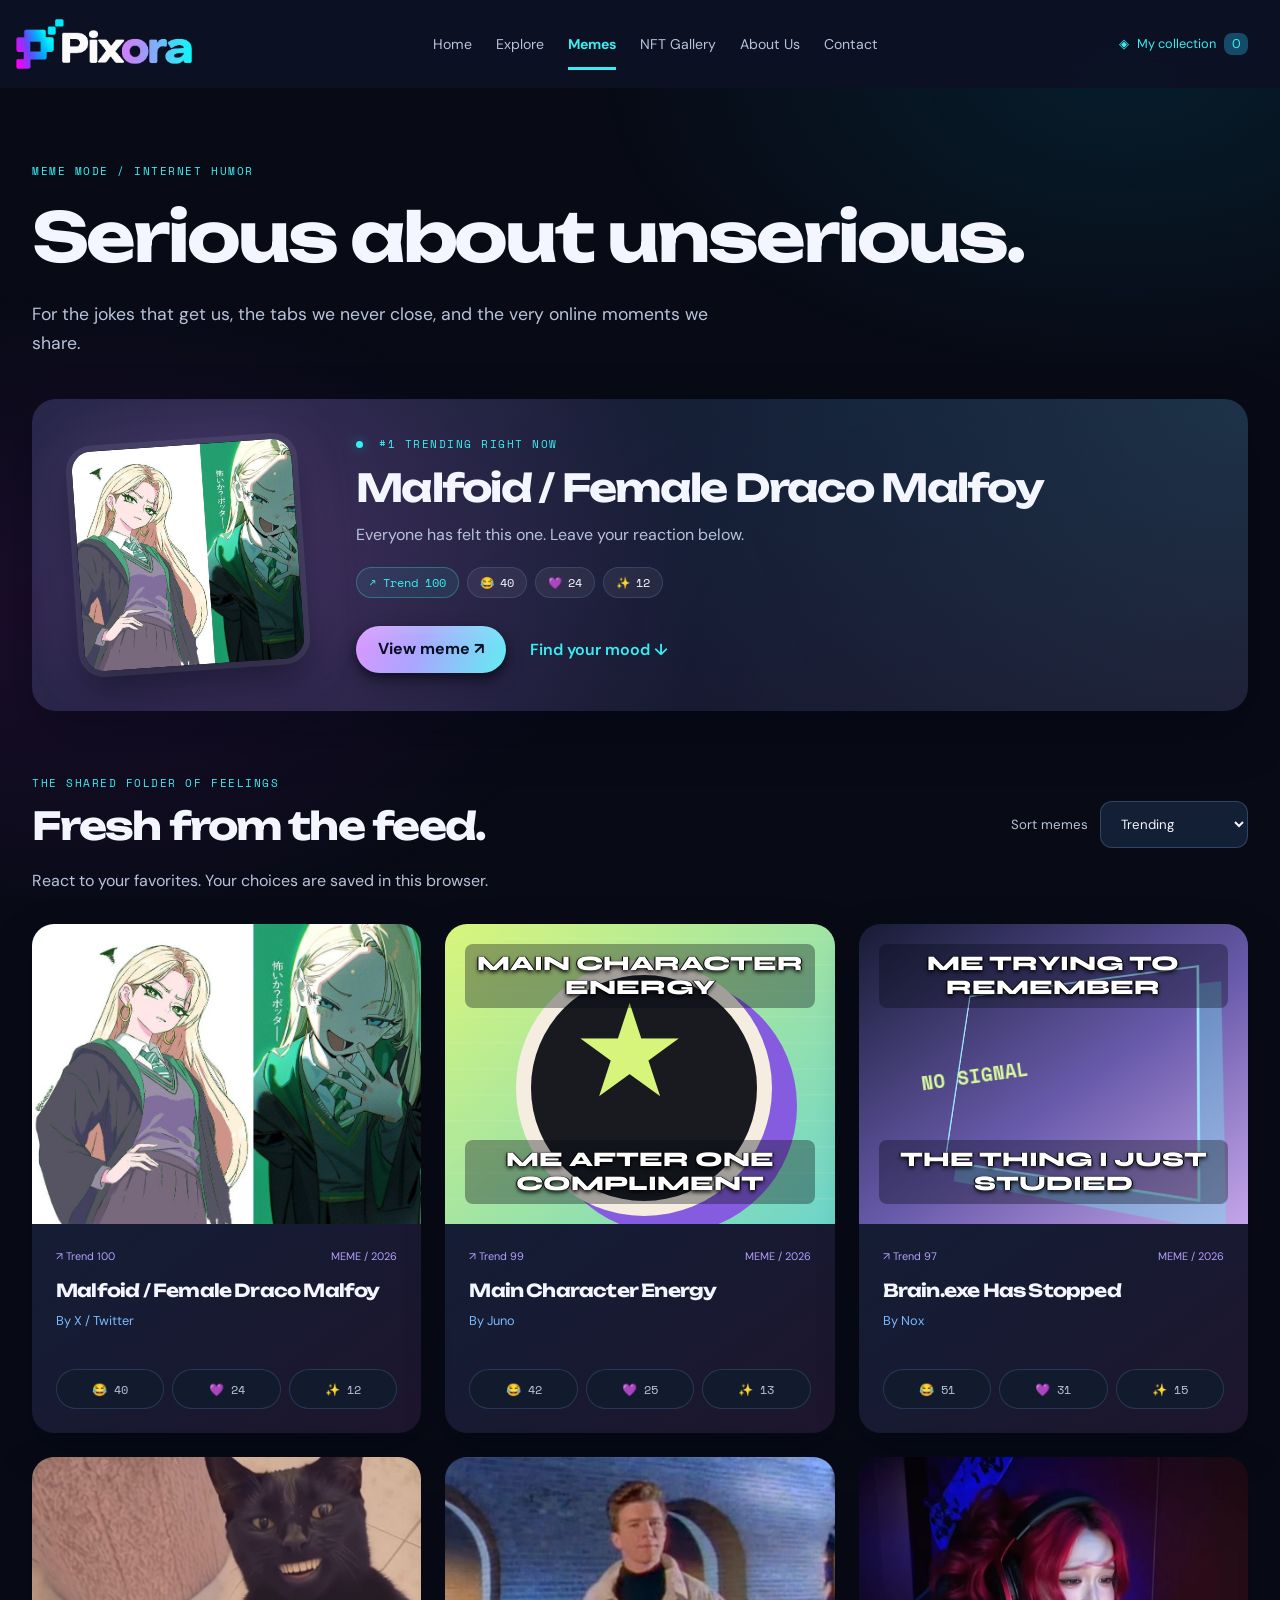
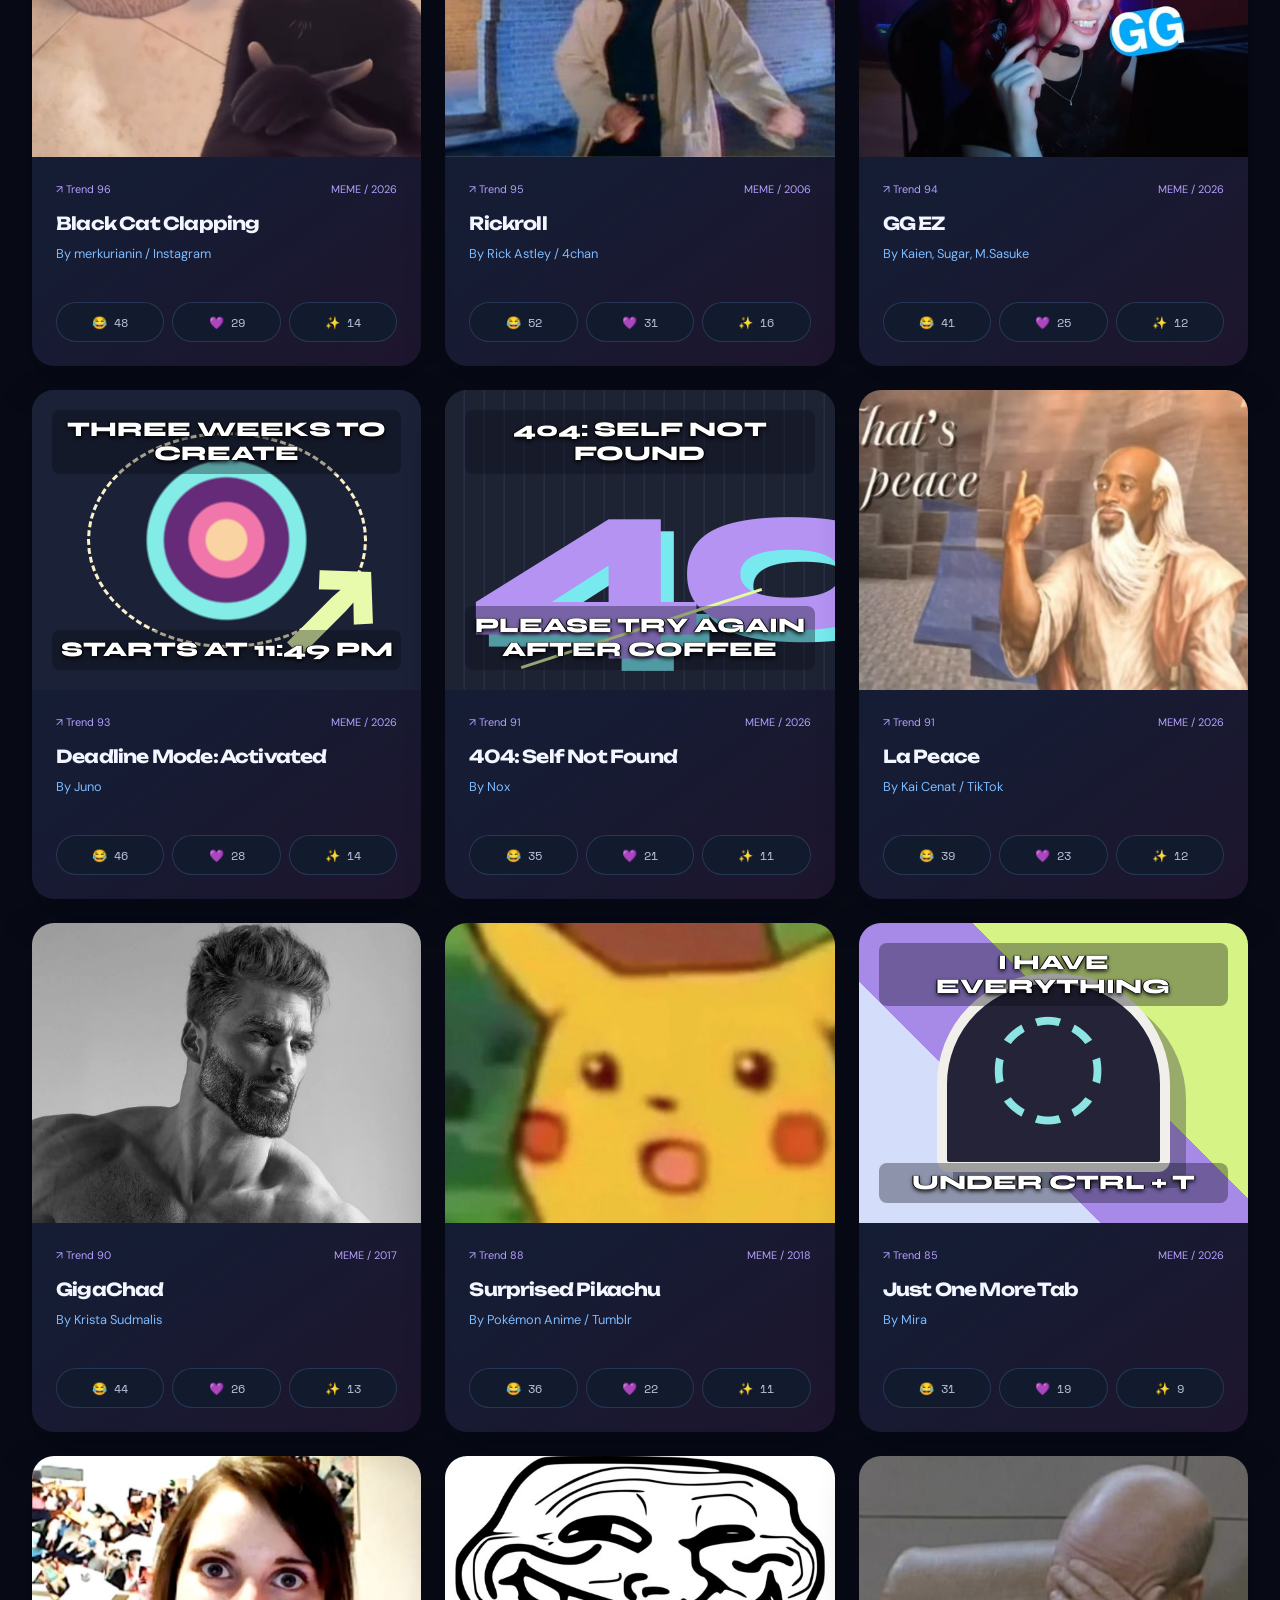
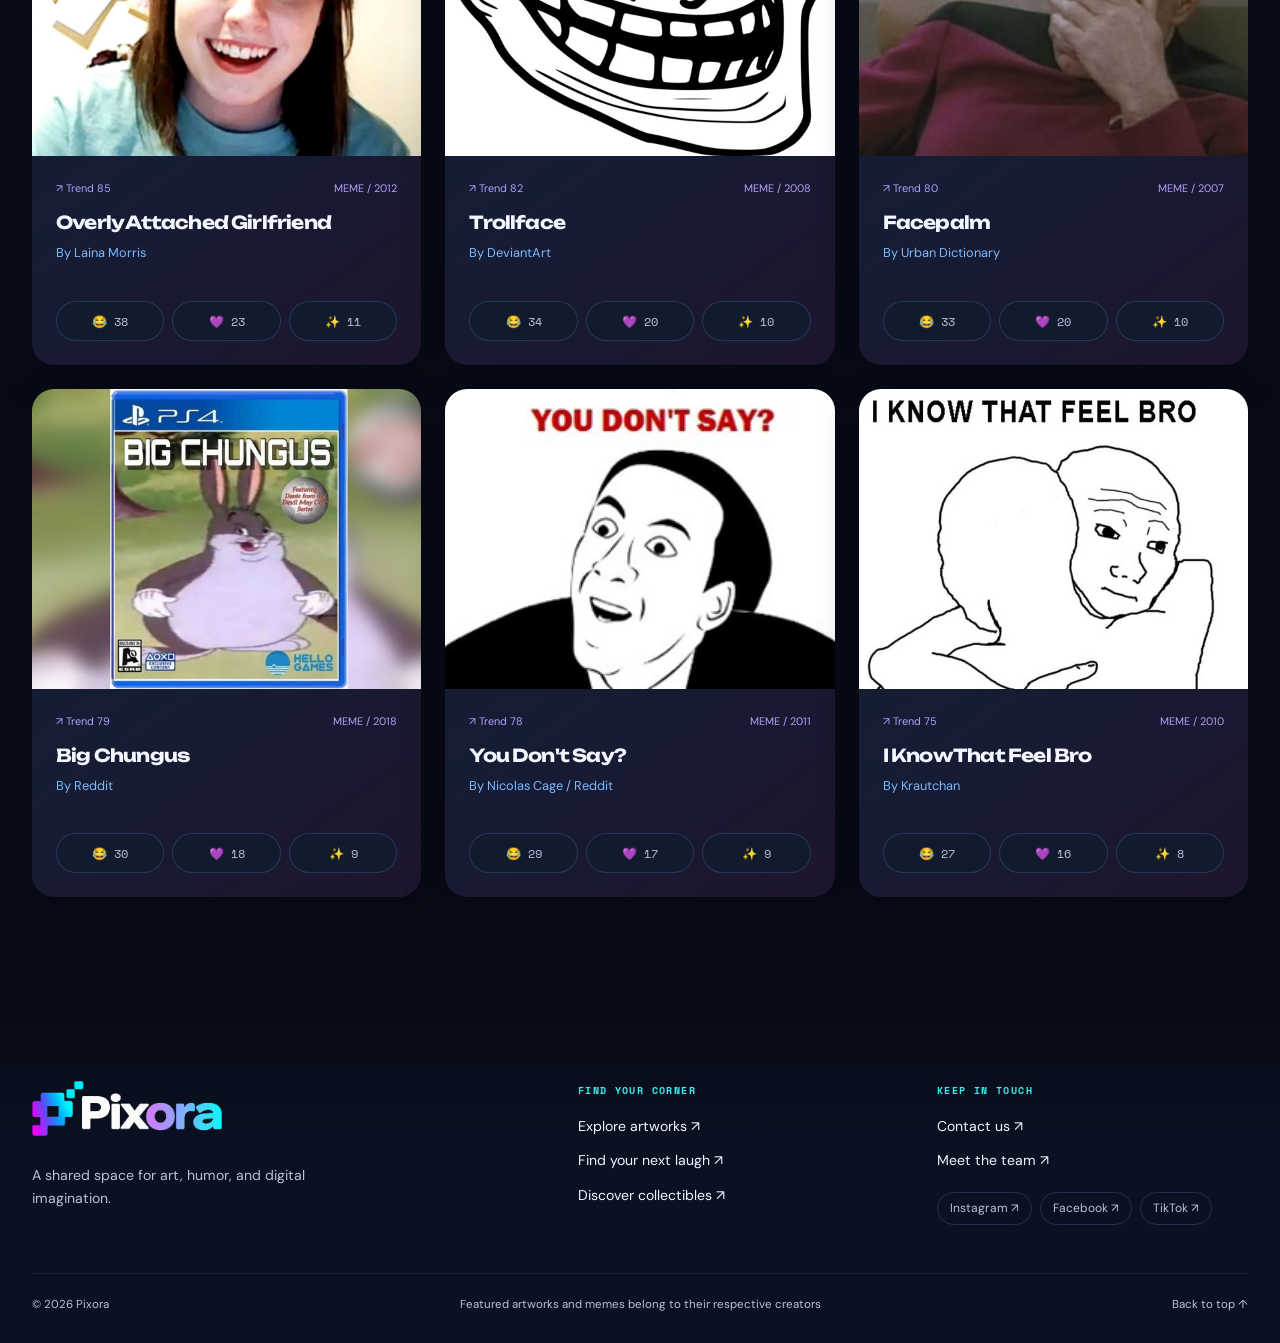
<file: memes.html>
<!DOCTYPE html>
<html lang="en">
<head>
  <meta charset="UTF-8">
  <meta name="viewport" content="width=device-width, initial-scale=1">
  <meta name="description" content="Explore internet humor and react to memes.">
  <meta name="theme-color" content="#080b16">
  <title>Memes - Pixora</title>
  <link rel="icon" href="assets/images/brand/favicon.ico">
  <link rel="icon" type="image/png" sizes="32x32" href="assets/images/brand/favicon-32.png">
  <link rel="preconnect" href="https://fonts.googleapis.com">
  <link rel="preconnect" href="https://fonts.gstatic.com" crossorigin>
  <link
    href="https://fonts.googleapis.com/css2?family=DM+Sans:wght@400;500;600;700&amp;family=Space+Mono:wght@400;700&amp;family=Syne:wght@500;600;700;800&amp;family=Unbounded:wght@500;600;700;800&amp;display=swap"
    rel="stylesheet">
  <link rel="stylesheet" href="styles.css?v=20261119g">
  <script src="site-config.js?v=20261119g" defer></script>
  <script src="data.js?v=20261119g" defer></script>
  <script src="script.js?v=20261119g" defer></script>
</head>
<body data-page="memes">
  <a class="skip-link" href="#main">Skip to content</a>
  <header class="site-header">
    <div class="shell header-row">
      <a class="brand" href="index.html" aria-label="Pixora home" data-brand><img class="brand-logo" src="assets/images/brand/logo.png" alt="" width="2004" height="580" decoding="async"></a>
      <nav class="desktop-nav" aria-label="Main navigation"><a href="index.html">Home</a>
        <a href="explore.html">Explore</a>
        <a href="memes.html" aria-current="page">Memes</a>
        <a href="nft-gallery.html">NFT Gallery</a>
        <a href="about.html">About Us</a>
        <a href="contact.html">Contact</a>
      </nav>
      <a class="collection-link" href="nft-gallery.html?view=collection"
        aria-label="My collection">◈ <span class="collection-label">My collection</span> <span
          data-collection-count>0</span></a>
      <button class="pill secondary mobile-toggle" id="menu-toggle" type="button"
        aria-label="Open navigation menu" aria-expanded="false" aria-controls="mobile-nav">☰</button>
    </div>
    <nav class="mobile-nav shell" id="mobile-nav" aria-label="Mobile navigation" hidden><a
        href="index.html">Home</a>
      <a href="explore.html">Explore</a>
      <a href="memes.html" aria-current="page">Memes</a>
      <a href="nft-gallery.html">NFT Gallery</a>
      <a href="about.html">About Us</a>
      <a href="contact.html">Contact</a>
    </nav>
  </header>
  <main id="main">
    <section class="shell page-intro">
      <p class="eyebrow">Meme mode / Internet humor</p>
      <h1>Serious about unserious.</h1>
      <p class="intro-copy muted">For the jokes that get us, the tabs we never close, and the very online
        moments we share.</p>
    </section>
    <section class="shell section gallery-section">
      <div class="meme-banner">
        <div class="meme-banner-art" id="trending-meme-art"></div>
        <div class="meme-banner-body">
          <p class="eyebrow"><span class="status-dot"></span> #1 trending right now</p>
          <h2 id="trending-meme-title"></h2>
          <p class="muted">Everyone has felt this one. Leave your reaction below.</p>
          <div class="meme-banner-stats" id="trending-meme-stats"></div>
          <div class="meme-banner-actions"><button class="pill solid" type="button" id="trending-meme-open">View
              meme ↗</button><a class="text-link" href="#meme-gallery">Find your mood ↓</a></div>
        </div>
      </div>
      <div class="section-heading">
        <div>
          <p class="eyebrow">The shared folder of feelings</p>
          <h2>Fresh from the feed.</h2>
        </div>
        <div class="sort-field"><label for="meme-sort">Sort memes</label><select id="meme-sort">
            <option value="trending">Trending</option>
            <option value="reactions">Most reactions</option>
            <option value="title">Title A–Z</option>
          </select></div>
      </div>
      <p class="section-description muted">React to your favorites. Your choices are saved in this browser.</p>
      <div class="art-grid" id="meme-gallery"></div>
      <p class="sr-only" id="reaction-status" role="status"></p>
    </section>
  </main>
  <footer class="site-footer">
    <div class="shell footer-grid">
      <div><a class="brand" href="index.html" aria-label="Pixora home" data-brand><img class="brand-logo" src="assets/images/brand/logo.png" alt="" width="2004" height="580" decoding="async"></a>
        <p class="muted">A shared space for art, humor, and digital imagination.</p>
      </div>
      <div>
        <h2 class="eyebrow">Find your corner</h2>
        <div class="footer-links"><a href="explore.html">Explore artworks ↗</a><a href="memes.html">Find your
            next laugh ↗</a><a href="nft-gallery.html">Discover collectibles ↗</a></div>
      </div>
      <div>
        <h2 class="eyebrow">Keep in touch</h2>
        <div class="footer-links"><a href="contact.html">Contact us ↗</a><a href="about.html">Meet the team ↗</a></div>
        <div class="social-links" data-social-links></div>
      </div>
    </div>
    <div class="shell footer-bottom"><span>© 2026 Pixora</span><span>Featured artworks and memes belong to their
        respective creators</span><a class="back-to-top" href="#main">Back to top ↑</a></div>
  </footer>
  <dialog id="art-dialog" aria-labelledby="modal-title" aria-describedby="modal-description">
    <div class="modal-toolbar">
      <button class="modal-nav-button" id="modal-prev" type="button" aria-label="Previous artwork">←</button>
      <div class="modal-thumbnails" id="modal-thumbnails" role="group" aria-label="Browse gallery artworks"></div>
      <button class="modal-nav-button" id="modal-next" type="button" aria-label="Next artwork">→</button>
      <span class="sr-only" id="modal-position" role="status"></span>
      <button class="modal-nav-button modal-close-button" id="modal-close" type="button" aria-label="Close artwork details">✕</button>
    </div>
    <div class="modal-grid">
      <div class="modal-artwork">
        <div class="art-visual modal-preview" id="modal-preview" role="img"></div>
      </div>
      <div class="modal-content">
        <div class="section-heading"><span class="eyebrow">Artwork details</span></div>
        <h2 id="modal-title"></h2>
        <p id="modal-creator" class="creator-name"></p>
        <p id="modal-description" class="muted"></p>
        <dl class="art-details">
          <div>
            <dt>Category</dt>
            <dd id="modal-category"></dd>
          </div>
          <div>
            <dt>Collection</dt>
            <dd id="modal-collection"></dd>
          </div>
          <div>
            <dt>Year</dt>
            <dd id="modal-year"></dd>
          </div>
          <div>
            <dt>Edition</dt>
            <dd id="modal-edition"></dd>
          </div>
        </dl>
        <p class="field-hint">Shown for viewing only. Pixora does not sell artworks or transfer ownership.</p>
        <div class="button-row"><button class="pill solid" id="save-art" type="button"
            aria-pressed="false">Save artwork</button><a class="pill secondary" id="view-collection"
            href="nft-gallery.html">NFT gallery ↗</a></div>
        <p class="feedback" id="modal-feedback" role="status"></p>
      </div>
    </div>
  </dialog>
  <p class="storage-notice shell" id="storage-notice" role="status" hidden></p>
  <noscript>
    <p class="shell feedback">Please enable JavaScript for galleries, reactions, collection controls, and the
      contact form.</p>
  </noscript>
</body>
</html>
</file>
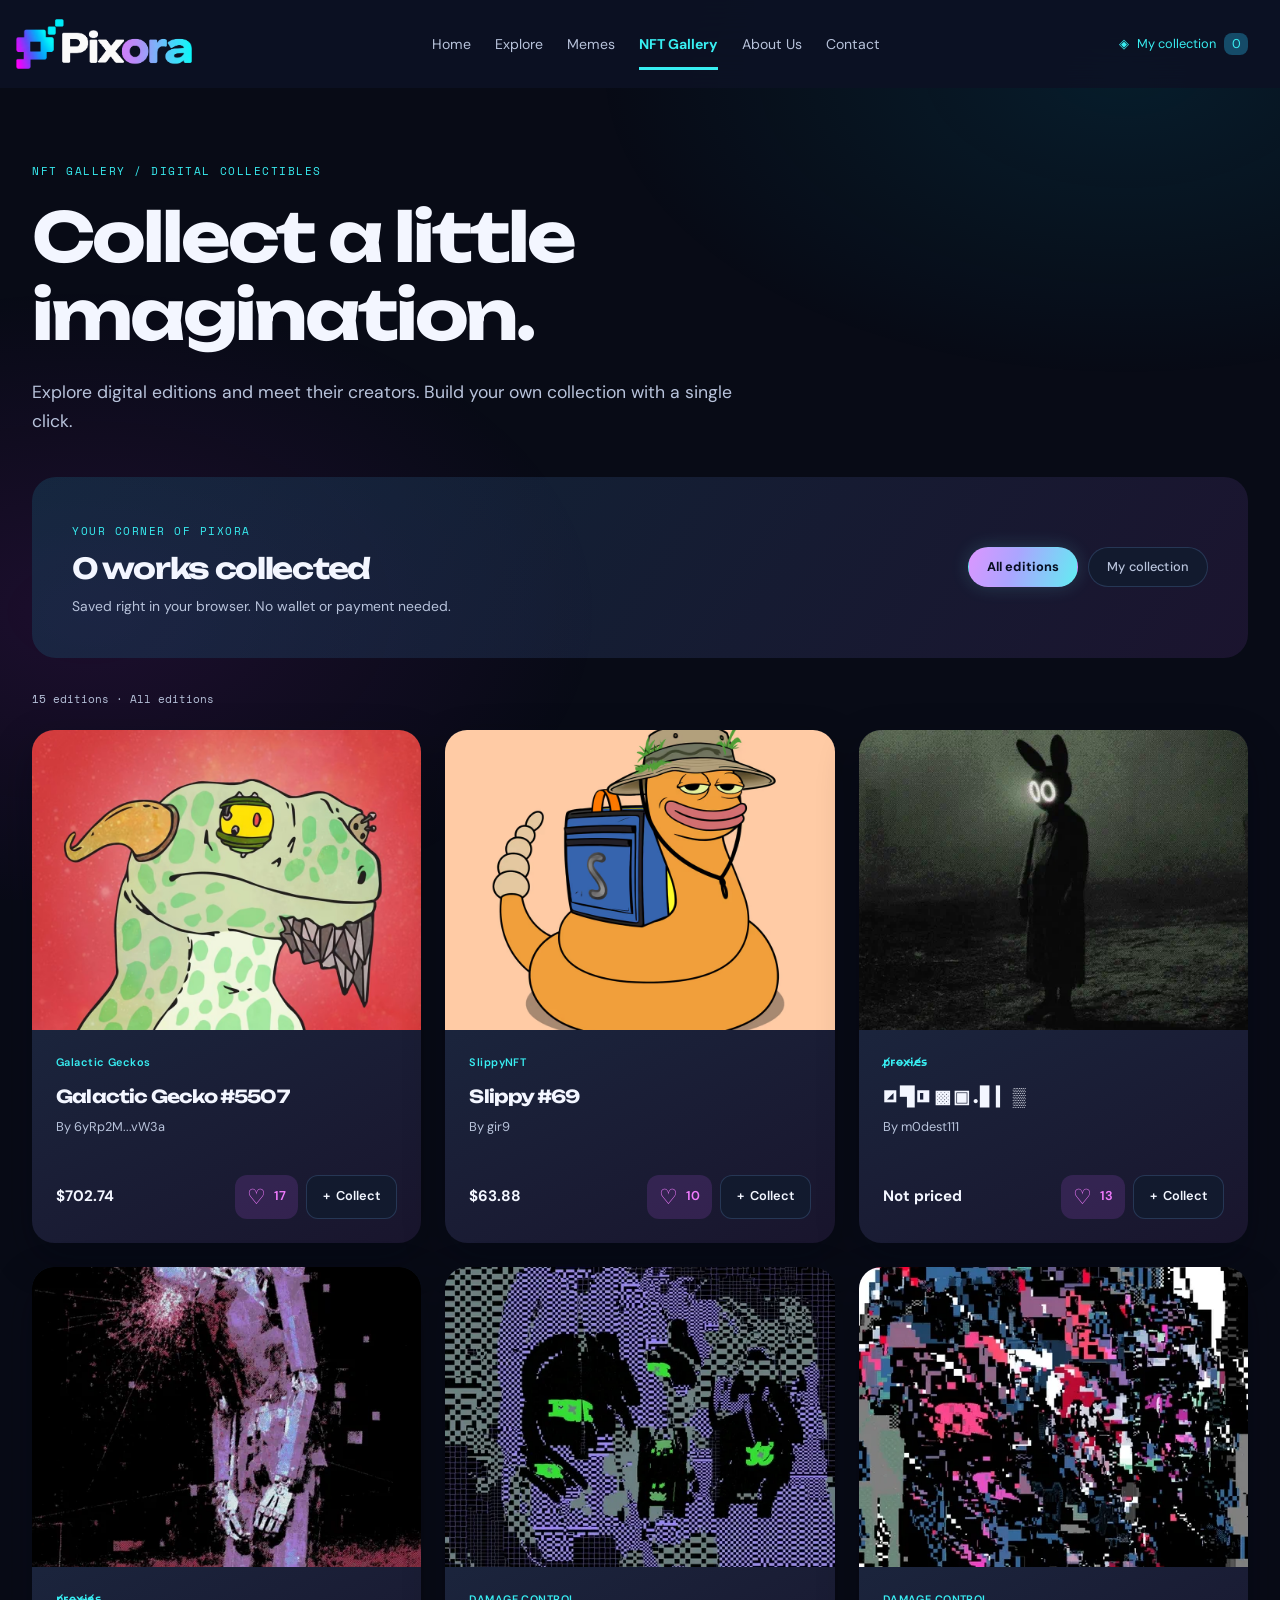
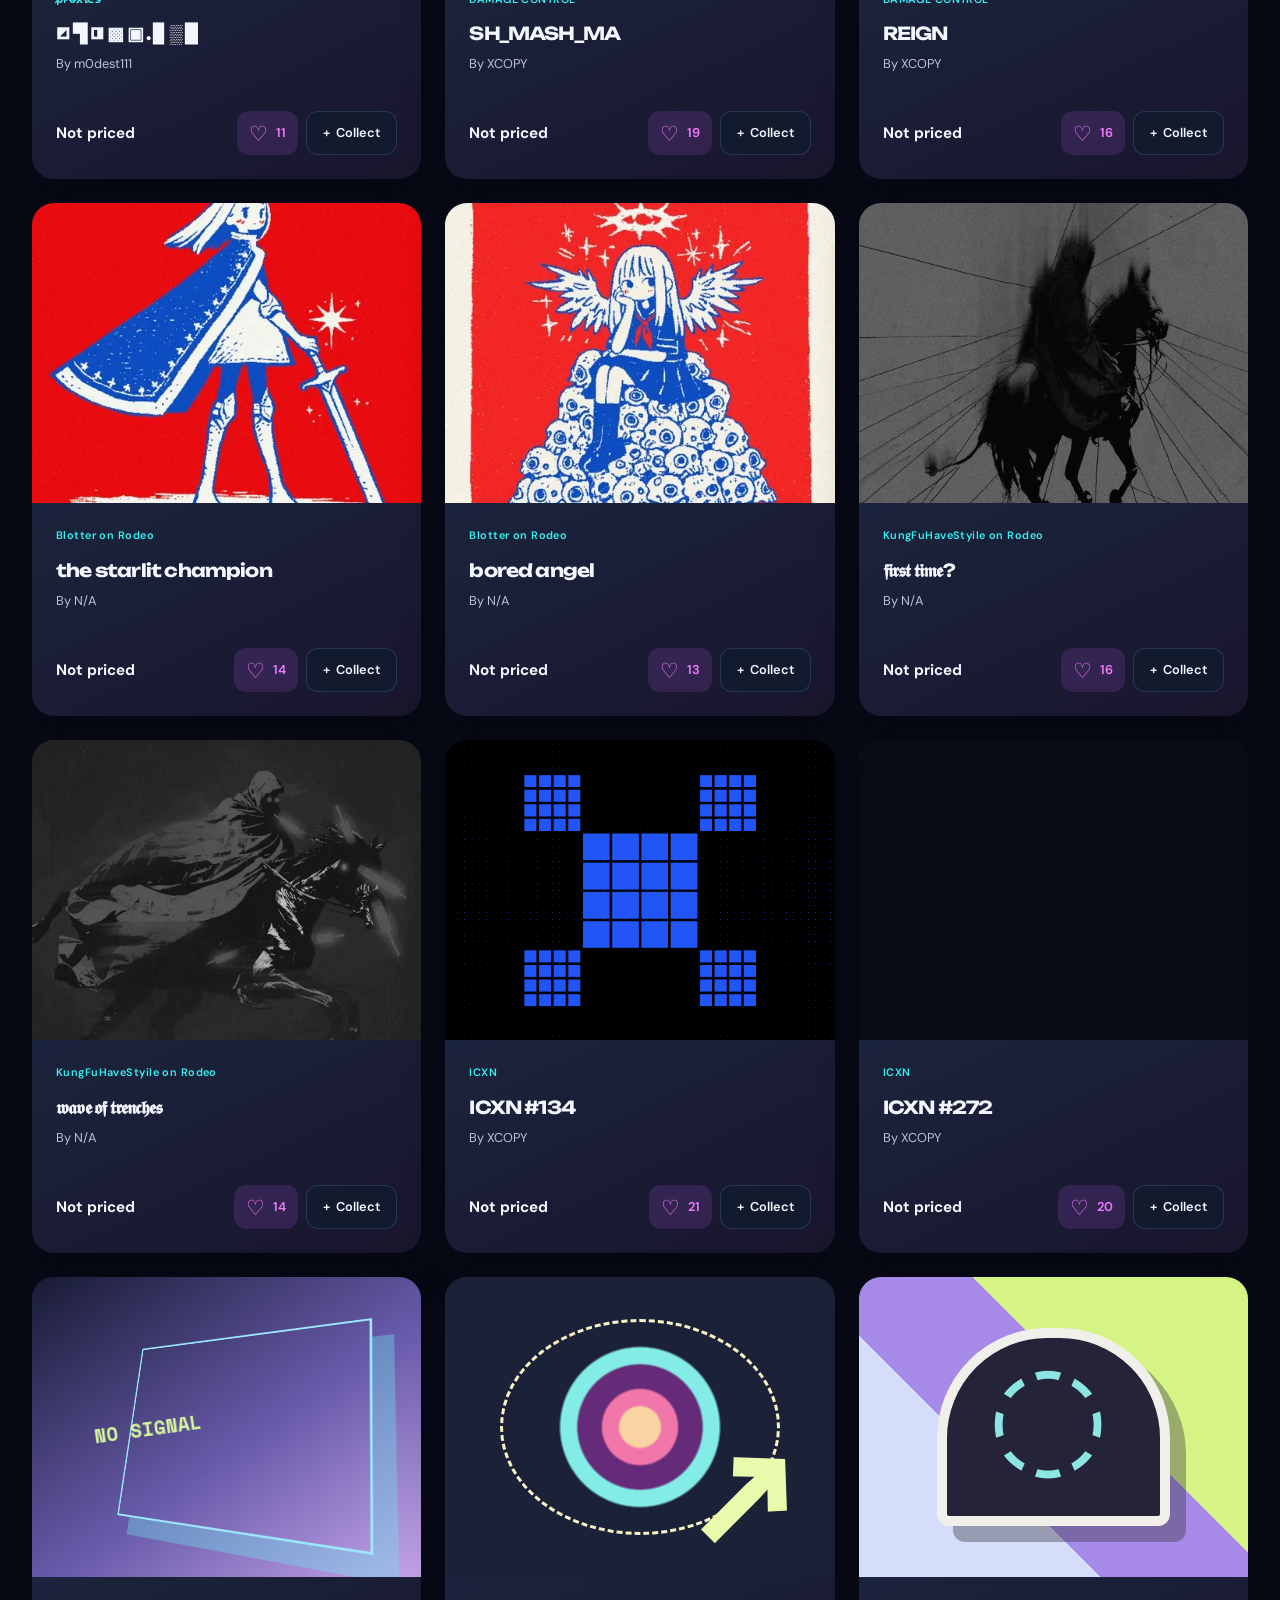
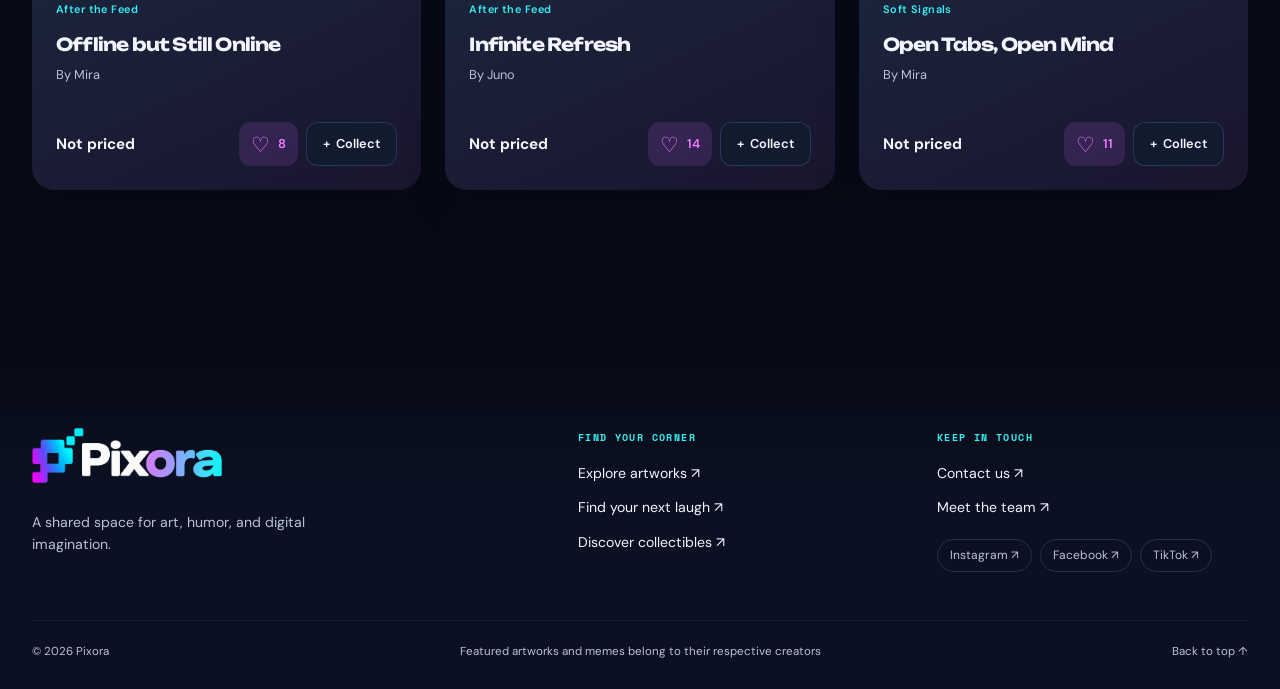
<file: nft-gallery.html>
<!DOCTYPE html>
<html lang="en">
<head>
  <meta charset="UTF-8">
  <meta name="viewport" content="width=device-width, initial-scale=1">
  <meta name="description" content="Build your own collection of digital artwork editions.">
  <meta name="theme-color" content="#080b16">
  <title>NFT Gallery - Pixora</title>
  <link rel="icon" href="assets/images/brand/favicon.ico">
  <link rel="icon" type="image/png" sizes="32x32" href="assets/images/brand/favicon-32.png">
  <link rel="preconnect" href="https://fonts.googleapis.com">
  <link rel="preconnect" href="https://fonts.gstatic.com" crossorigin>
  <link
    href="https://fonts.googleapis.com/css2?family=DM+Sans:wght@400;500;600;700&amp;family=Space+Mono:wght@400;700&amp;family=Syne:wght@500;600;700;800&amp;family=Unbounded:wght@500;600;700;800&amp;display=swap"
    rel="stylesheet">
  <link rel="stylesheet" href="styles.css?v=20261119g">
  <script src="site-config.js?v=20261119g" defer></script>
  <script src="data.js?v=20261119g" defer></script>
  <script src="script.js?v=20261119g" defer></script>
</head>
<body data-page="nft">
  <a class="skip-link" href="#main">Skip to content</a>
  <header class="site-header">
    <div class="shell header-row">
      <a class="brand" href="index.html" aria-label="Pixora home" data-brand><img class="brand-logo" src="assets/images/brand/logo.png" alt="" width="2004" height="580" decoding="async"></a>
      <nav class="desktop-nav" aria-label="Main navigation"><a href="index.html">Home</a>
        <a href="explore.html">Explore</a>
        <a href="memes.html">Memes</a>
        <a href="nft-gallery.html" aria-current="page">NFT Gallery</a>
        <a href="about.html">About Us</a>
        <a href="contact.html">Contact</a>
      </nav>
      <a class="collection-link" href="nft-gallery.html?view=collection"
        aria-label="My collection">◈ <span class="collection-label">My collection</span> <span
          data-collection-count>0</span></a>
      <button class="pill secondary mobile-toggle" id="menu-toggle" type="button"
        aria-label="Open navigation menu" aria-expanded="false" aria-controls="mobile-nav">☰</button>
    </div>
    <nav class="mobile-nav shell" id="mobile-nav" aria-label="Mobile navigation" hidden><a
        href="index.html">Home</a>
      <a href="explore.html">Explore</a>
      <a href="memes.html">Memes</a>
      <a href="nft-gallery.html" aria-current="page">NFT Gallery</a>
      <a href="about.html">About Us</a>
      <a href="contact.html">Contact</a>
    </nav>
  </header>
  <main id="main">
    <section class="shell page-intro">
      <p class="eyebrow">NFT gallery / Digital collectibles</p>
      <h1>Collect a little imagination.</h1>
      <p class="intro-copy muted">Explore digital editions and meet their creators. Build your own
        collection with a single click.</p>
    </section>
    <section class="shell section gallery-section">
      <div class="collection-banner">
        <div><span class="eyebrow">Your corner of Pixora</span>
          <h2><span data-collection-count>0</span> <span id="collection-noun">works</span> collected</h2>
          <p class="muted">Saved right in your browser. No wallet or payment needed.</p>
        </div>
        <div class="filter-row" role="group" aria-label="Collectible view"><button class="pill secondary"
            id="all-editions" type="button" aria-pressed="true">All editions</button><button
            class="pill secondary" id="my-collection" type="button" aria-pressed="false">My
            collection</button></div>
      </div>
      <p class="result-count mono" id="nft-count" role="status"></p>
      <div class="art-grid" id="nft-grid"></div>
      <div class="empty-state" id="collection-empty" hidden><span aria-hidden="true">◈</span>
        <h2>Your collection starts here.</h2>
        <p class="muted">Browse the editions and choose a work that speaks to you.</p><button
          class="pill solid" id="browse-editions" type="button">Browse editions ↗</button>
      </div>
      <p id="collection-status" class="feedback" role="status"></p>
    </section>
  </main>
  <footer class="site-footer">
    <div class="shell footer-grid">
      <div><a class="brand" href="index.html" aria-label="Pixora home" data-brand><img class="brand-logo" src="assets/images/brand/logo.png" alt="" width="2004" height="580" decoding="async"></a>
        <p class="muted">A shared space for art, humor, and digital imagination.</p>
      </div>
      <div>
        <h2 class="eyebrow">Find your corner</h2>
        <div class="footer-links"><a href="explore.html">Explore artworks ↗</a><a href="memes.html">Find your
            next laugh ↗</a><a href="nft-gallery.html">Discover collectibles ↗</a></div>
      </div>
      <div>
        <h2 class="eyebrow">Keep in touch</h2>
        <div class="footer-links"><a href="contact.html">Contact us ↗</a><a href="about.html">Meet the team ↗</a></div>
        <div class="social-links" data-social-links></div>
      </div>
    </div>
    <div class="shell footer-bottom"><span>© 2026 Pixora</span><span>Featured artworks and memes belong to their
        respective creators</span><a class="back-to-top" href="#main">Back to top ↑</a></div>
  </footer>
  <dialog id="art-dialog" aria-labelledby="modal-title" aria-describedby="modal-description">
    <div class="modal-toolbar">
      <button class="modal-nav-button" id="modal-prev" type="button" aria-label="Previous artwork">←</button>
      <div class="modal-thumbnails" id="modal-thumbnails" role="group" aria-label="Browse gallery artworks"></div>
      <button class="modal-nav-button" id="modal-next" type="button" aria-label="Next artwork">→</button>
      <span class="sr-only" id="modal-position" role="status"></span>
      <button class="modal-nav-button modal-close-button" id="modal-close" type="button" aria-label="Close artwork details">✕</button>
    </div>
    <div class="modal-grid">
      <div class="modal-artwork">
        <div class="art-visual modal-preview" id="modal-preview" role="img"></div>
      </div>
      <div class="modal-content">
        <div class="section-heading"><span class="eyebrow">Artwork details</span></div>
        <h2 id="modal-title"></h2>
        <p id="modal-creator" class="creator-name"></p>
        <p id="modal-description" class="muted"></p>
        <dl class="art-details">
          <div>
            <dt>Category</dt>
            <dd id="modal-category"></dd>
          </div>
          <div>
            <dt>Collection</dt>
            <dd id="modal-collection"></dd>
          </div>
          <div>
            <dt>Year</dt>
            <dd id="modal-year"></dd>
          </div>
          <div>
            <dt>Edition</dt>
            <dd id="modal-edition"></dd>
          </div>
        </dl>
        <p class="field-hint">Shown for viewing only. Pixora does not sell artworks or transfer ownership.</p>
        <div class="button-row"><button class="pill solid" id="save-art" type="button"
            aria-pressed="false">Save artwork</button><a class="pill secondary" id="view-collection"
            href="nft-gallery.html">NFT gallery ↗</a></div>
        <p class="feedback" id="modal-feedback" role="status"></p>
      </div>
    </div>
  </dialog>
  <p class="storage-notice shell" id="storage-notice" role="status" hidden></p>
  <noscript>
    <p class="shell feedback">Please enable JavaScript for galleries, reactions, collection controls, and the
      contact form.</p>
  </noscript>
</body>
</html>
</file>
<file: styles.css>
:root {
  color-scheme: dark;
  --ink: #080b16;
  --panel: #141c32;
  --cream: #f3f6ff;
  --muted: #b8c3db;
  --line: #5d86bb45;
  --cyan: #38eef2;
  --blue: #7cbbff;
  --violet: #b5a0ff;
  --magenta: #f27bff;
  --electric: var(--cyan);
  --on-accent: #080e22;
  --brand-gradient: linear-gradient(110deg, #e629ff, #8050ff 40%, #278eff 70%, #00e5ef);
  --brand-text-gradient: linear-gradient(110deg, var(--magenta), var(--violet) 40%, var(--blue) 70%, var(--cyan));
  --action-gradient: linear-gradient(110deg, #dc96ff, #aba5ff 42%, #62edf2);
  --surface-gradient: linear-gradient(145deg, #233d626b, #171e37e8 52%, #20162fe8);
}

* {
  box-sizing: border-box;
}

html {
  scroll-behavior: smooth;
  scroll-padding-top: 110px;
}

body {
  margin: 0;
  background: var(--ink);
  color: var(--cream);
  font: 16px/1.6 "DM Sans", sans-serif;
}

body::before {
  content: "";
  position: fixed;
  inset: 0;
  z-index: -1;
  pointer-events: none;
  background: radial-gradient(ellipse 55% 45% at 88% 8%, #0085a526, transparent 75%), radial-gradient(ellipse 50% 45% at 7% 68%, #c529ef1c, transparent 80%);
}

h1,
h2,
h3,
.brand {
  margin: 0;
  font-family: Unbounded, Syne, sans-serif;
  letter-spacing: -.045em;
  line-height: 1.15;
  overflow-wrap: anywhere;
}

h1 {
  font-size: clamp(2.4rem, 5.3vw, 4.8rem);
  max-width: 1040px;
}

h2 {
  font-size: clamp(1.5rem, 3vw, 2.6rem);
}

h3 {
  font-size: 1.12rem;
  line-height: 1.4;
}

p {
  margin: 0 0 1rem;
}

a {
  color: inherit;
  text-decoration: none;
}

button,
input,
select,
textarea {
  font: inherit;
}

button,
a,
input,
select,
textarea {
  -webkit-tap-highlight-color: transparent;
}

a,
button {
  transition: background .22s, color .22s, transform .22s, box-shadow .22s, filter .22s;
}

button {
  cursor: pointer;
  color: inherit;
}

button,
input,
select,
textarea {
  min-width: 0;
}

:focus-visible {
  outline: 3px solid var(--electric);
  outline-offset: 5px;
}

[hidden] {
  display: none !important;
}

.shell {
  width: min(100% - 64px, 1240px);
  margin-inline: auto;
}

.muted {
  color: var(--muted);
}

.mono,
.eyebrow {
  font-family: "Space Mono", monospace;
}

.eyebrow {
  font-size: .68rem;
  letter-spacing: .14em;
  text-transform: uppercase;
  color: var(--cyan);
  margin-bottom: 18px;
}

.sr-only {
  position: absolute;
  width: 1px;
  height: 1px;
  padding: 0;
  margin: -1px;
  overflow: hidden;
  clip-path: inset(50%);
  white-space: nowrap;
  border: 0;
}

.skip-link {
  position: fixed;
  top: 12px;
  left: 12px;
  padding: 12px 20px;
  background: var(--cream);
  color: var(--ink);
  z-index: 100;
  transform: translateY(-150%);
}

.skip-link:focus {
  transform: none;
}

.pill {
  --button-top: #283c5a;
  --button-bottom: #1c2340;
  border: 0;
  border-radius: 999px;
  padding: 13px 22px;
  min-height: 46px;
  font-weight: 700;
  line-height: 1.3;
  display: inline-flex;
  align-items: center;
  justify-content: center;
  gap: 9px;
  background: linear-gradient(180deg, #d9faff26, transparent 48%), var(--button-fill, linear-gradient(180deg, var(--button-top), var(--button-bottom)));
  box-shadow: 0 4px 7px #02051166, 0 8px 18px #02051160;
}

.pill:hover {
  transform: translateY(-2px);
  filter: brightness(1.08);
  box-shadow: 0 6px 10px #02051166, 0 12px 24px #02051180, 0 0 22px #00cfe512;
}

.pill:active {
  transform: translateY(1px);
  filter: brightness(.98);
  box-shadow: 0 2px 5px #02051155;
}

.solid {
  --button-fill: var(--action-gradient);
  color: var(--on-accent);
}

.secondary {
  color: var(--cream);
}

.pill[aria-pressed="true"] {
  --button-fill: linear-gradient(110deg, #a4c4ff, #66edf2);
  color: var(--on-accent);
}

.button-row {
  display: flex;
  flex-wrap: wrap;
  gap: 14px;
  align-items: center;
  margin-top: 28px;
}

.text-link {
  border: 0;
  padding: 4px 0;
  background: transparent;
  color: var(--cyan);
  font-weight: 600;
}

.text-link:hover {
  color: var(--cream);
}

.site-header {
  position: sticky;
  top: 0;
  z-index: 30;
  background: #0c1224ed;
  backdrop-filter: blur(22px);
}

.header-row {
  display: flex;
  justify-content: space-between;
  align-items: center;
  gap: 24px;
  min-height: 88px;
}

.header-row > .brand {
  /* Pull the logo left into the gutter, but never past 16px from the screen edge. */
  margin-inline-start: max(-52px, calc((min(100vw - 64px, 1240px) - 100vw) / 2 + 16px));
}

.brand {
  display: inline-flex;
  align-items: center;
  flex-shrink: 0;
  font-size: 1.32rem;
  font-weight: 800;
  letter-spacing: -.055em;
  white-space: nowrap;
}

.brand-logo {
  display: block;
  width: 176px;
  height: auto;
  max-height: 65px;
  object-fit: contain;
}

.site-footer .brand-logo {
  width: 190px;
  max-height: none;
}

.desktop-nav {
  display: flex;
  align-items: center;
  gap: 24px;
  font-size: .88rem;
}

.desktop-nav a,
.mobile-nav a {
  color: var(--muted);
}

.desktop-nav a:hover,
.mobile-nav a:hover,
a[aria-current="page"] {
  color: var(--cyan);
}

a[aria-current="page"] {
  font-weight: 700;
}

.desktop-nav a[aria-current="page"] {
  box-shadow: 0 3px var(--electric);
  padding-block: 12px;
}

.collection-link {
  display: inline-flex;
  align-items: center;
  gap: 8px;
  color: var(--cyan);
  font-size: .8rem;
  white-space: nowrap;
}

.collection-link [data-collection-count] {
  background: #154b68;
  border-radius: 8px;
  min-width: 24px;
  text-align: center;
  padding: 1px 5px;
}

.mobile-toggle {
  display: none;
  padding: 10px 14px;
}

/* Menu button: flat outlined circle, matching the pop-up's arrow buttons. */
.pill.mobile-toggle {
  width: 44px;
  height: 44px;
  min-height: 44px;
  padding: 0;
  border: 1px solid var(--line);
  border-radius: 50%;
  background: #121a2e;
  color: var(--cream);
  font-size: 1.1rem;
  box-shadow: none;
  transition: color .2s ease, border-color .2s ease, background-color .2s ease;
}

.pill.mobile-toggle:hover,
.pill.mobile-toggle:active {
  transform: none;
  filter: none;
  box-shadow: none;
  border-color: #38eef266;
  background: #172340;
}

.pill.mobile-toggle[aria-expanded="true"] {
  border-color: #38eef299;
  background: #172340;
  color: var(--cyan);
}

/* Mobile menu: a panel that drops down over the page instead of pushing it down.
   The sticky header is its positioning context. */
.mobile-nav {
  position: absolute;
  top: 100%;
  left: 0;
  right: 0;
  width: auto;
  margin: 0;
  display: flex;
  flex-direction: column;
  gap: 4px;
  padding: 8px 32px 20px;
  background: #0b1122;
  box-shadow: 0 24px 40px #020511b3;
  animation: menu-in .25s var(--ease-out, ease-out) both;
}

/* Slide only (no fade), so the panel is solid from its first frame. */
@keyframes menu-in {
  from {
    transform: translateY(-8px);
  }
}

/* Mobile menu links: full-width rows with a clear current-page marker. */
.mobile-nav a {
  padding: 12px 16px;
  border-radius: 12px;
  transition: background-color .2s ease, color .2s ease;
}

.mobile-nav a:hover {
  background: #172340;
}

.mobile-nav a[aria-current="page"] {
  background: linear-gradient(90deg, #38eef21f, transparent 80%);
  box-shadow: inset 3px 0 var(--cyan);
}

.hero {
  display: grid;
  grid-template-columns: 1.1fr 1fr;
  gap: 38px;
  align-items: center;
  padding-block: 78px 85px;
}

.hero h1 {
  font-size: clamp(2.8rem, 5.1vw, 4.65rem);
  line-height: 1.1;
}

.hero h1 span {
  color: var(--cyan);
  background: var(--brand-text-gradient);
  background-clip: text;
  -webkit-background-clip: text;
  -webkit-text-fill-color: transparent;
}

.hero .intro-copy {
  max-width: 520px;
  margin-top: 28px;
  font-size: 1.08rem;
}

.status-dot {
  display: inline-block;
  width: 7px;
  height: 7px;
  border-radius: 50%;
  background: var(--cyan);
  margin-right: 8px;
  box-shadow: 0 0 12px #00e5ef70;
}

.hero-note {
  font-size: .63rem;
  text-transform: uppercase;
  letter-spacing: .08em;
  margin-top: 32px;
  color: var(--muted);
}

.hero-collage {
  min-height: 485px;
  position: relative;
}

.hero-halo {
  position: absolute;
  inset: 5% 0 5% 10%;
  border-radius: 38px;
  background: radial-gradient(circle at 65% 30%, #00bddf38, transparent 60%), #1e214c99;
  box-shadow: 0 0 65px #744aff2e;
}

.hero-art-one,
.hero-art-two {
  position: absolute !important;
  object-fit: cover;
  border: 7px solid #283453;
  border-radius: 20px;
  box-shadow: 0 25px 40px #02051190;
}

.hero-art-one {
  width: 61%;
  height: 65%;
  left: 3%;
  top: 7%;
  transform: rotate(-9deg);
}

.hero-art-two {
  width: 49%;
  height: 49%;
  right: 1%;
  bottom: 8%;
  transform: rotate(9deg);
}

.hero-sticker {
  position: absolute;
  top: 3%;
  right: 1%;
  padding: 17px;
  border-radius: 20px;
  transform: rotate(8deg);
  color: var(--ink);
  background: var(--action-gradient);
  font-size: .63rem;
  font-weight: 700;
}

.hero-caption {
  position: absolute;
  bottom: 9%;
  left: 0;
  padding: 12px 16px;
  border-radius: 12px;
  background: #111d35ed;
  font-size: .59rem;
  color: #c9efff;
}

.manifesto {
  position: relative;
}

.manifesto-grid {
  display: grid;
  grid-template-columns: repeat(3, 1fr);
  gap: 18px;
  padding-block: 8px;
}

.manifesto-item {
  --accent: var(--cyan);
  position: relative;
  display: flex;
  align-items: center;
  gap: 18px;
  padding: 22px 22px 22px 24px;
  border-radius: 20px;
  background: radial-gradient(circle at 0% 50%, color-mix(in srgb, var(--accent) 14%, transparent), transparent 60%), var(--surface-gradient);
  box-shadow: 0 16px 40px #02051155;
  color: var(--cream);
  font-size: .9rem;
  line-height: 1.45;
  overflow: hidden;
  transition: transform .25s ease, background-color .25s ease;
}

.manifesto-item::before {
  content: "";
  position: absolute;
  inset: 18px auto 18px 0;
  width: 3px;
  border-radius: 0 3px 3px 0;
  background: var(--accent);
}

.manifesto-item--connect {
  --accent: var(--violet);
}

.manifesto-item--collect {
  --accent: var(--magenta);
}

.manifesto-number {
  flex-shrink: 0;
  font: 800 2.1rem/1 Unbounded, Syne, sans-serif;
  letter-spacing: -.06em;
  color: transparent;
  -webkit-text-stroke: 1.2px color-mix(in srgb, var(--accent) 70%, transparent);
}

.manifesto-text {
  flex: 1;
  min-width: 0;
}

.manifesto .eyebrow {
  display: block;
  margin-bottom: 6px;
  color: var(--accent);
}

.manifesto-arrow {
  flex-shrink: 0;
  display: grid;
  place-items: center;
  width: 34px;
  height: 34px;
  border-radius: 50%;
  color: var(--accent);
  background: color-mix(in srgb, var(--accent) 12%, transparent);
  transition: transform .25s ease, background-color .25s ease, color .25s ease;
}

.manifesto-item:hover {
  transform: translateY(-3px);
}

.manifesto-item:hover .manifesto-arrow {
  transform: translate(2px, -2px);
  background: var(--accent);
  color: var(--on-accent);
}

.manifesto-item:focus-visible {
  outline: 2px solid var(--accent);
  outline-offset: 3px;
}

/* Tablet: three narrow tiles, so stack the number above the text. */
@media (max-width: 1100px) and (min-width: 801px) {
  .manifesto-item {
    flex-direction: column;
    align-items: flex-start;
    gap: 12px;
  }

  .manifesto-arrow {
    position: absolute;
    top: 18px;
    right: 18px;
  }
}

.section {
  padding-block: 80px;
}

.section-tinted {
  background: linear-gradient(135deg, #153f5655, #27163866);
}

.section-heading {
  display: flex;
  align-items: end;
  justify-content: space-between;
  gap: 24px;
  margin-bottom: 30px;
}

.section-heading .eyebrow {
  margin-bottom: 12px;
}

.section-heading>.text-link {
  white-space: nowrap;
  font-size: .9rem;
}

.section-description {
  max-width: 670px;
  margin: -10px 0 30px;
}

.page-intro {
  padding-top: 75px;
}

.page-intro .intro-copy {
  margin: 24px 0 0;
  max-width: 700px;
  font-size: 1.1rem;
}

/* About: keep "A thousand perspectives." on one line so the heading reads as two lines. */
.about-intro h1 {
  font-size: clamp(2.2rem, 4.6vw, 4.2rem);
  max-width: none;
}

.about-intro + .about-story {
  padding-top: 64px;
}

.gallery-section {
  padding-top: 42px;
}

.compact-section {
  padding-top: 0;
}

.art-grid {
  display: grid;
  grid-template-columns: repeat(3, minmax(0, 1fr));
  gap: 24px;
}

.art-card,
.profile-card {
  background: var(--surface-gradient);
  border-radius: 22px;
  overflow: hidden;
  box-shadow: 0 16px 40px #02051155;
  min-width: 0;
}

.art-card {
  transition: transform .22s, box-shadow .22s;
}

.art-card:hover {
  transform: translateY(-4px);
  box-shadow: 0 20px 40px #02051180;
}

.card-open {
  display: block;
  width: 100%;
  padding: 0;
  border: 0;
  text-align: left;
  background: transparent;
}

.card-open:focus-visible {
  outline-offset: -5px;
  border-radius: 22px;
}

.card-visual {
  height: 265px;
}

.art-visual.has-card-image {
  background: var(--ink);
}

.art-visual.has-card-image::before,
.art-visual.has-card-image::after {
  display: none;
}

.card-image {
  position: absolute;
  inset: 0;
  display: block;
  width: 100%;
  height: 100%;
  object-fit: cover;
}

.modal-preview > .card-image {
  object-fit: contain;
}

.card-body {
  padding: 24px;
}

.card-meta,
.card-bottom {
  display: flex;
  justify-content: space-between;
  gap: 10px;
  align-items: center;
  font-size: .68rem;
}

.card-meta {
  color: var(--violet);
  margin-bottom: 13px;
}

.card-meta .mono {
  font-size: .57rem;
  color: var(--muted);
}

.card-body .creator-name {
  margin: 8px 0 13px;
  font-size: .8rem;
}

.creator-name {
  color: var(--blue);
}

.card-description {
  color: var(--muted);
  font-size: .86rem;
  margin-bottom: 0;
}

.card-bottom {
  color: var(--muted);
  border-top: 1px solid var(--line);
  margin-top: 20px;
  padding-top: 16px;
}

.card-actions {
  padding: 0 24px 24px;
}

.card-actions .pill {
  width: 100%;
  font-size: .85rem;
}

.card-note {
  margin: 14px 0 0;
  font-size: .68rem;
  color: var(--muted);
}

/* Compact NFT gallery cards; artwork dialogs keep their existing layout. */
.nft-card {
  background: linear-gradient(155deg, #1c3048, #19152d);
  border-radius: 22px;
}

.nft-card-body {
  padding: 24px 24px 0;
}

.nft-card-collection {
  margin-bottom: 13px;
  color: var(--cyan);
  font-size: .68rem;
  font-weight: 600;
  letter-spacing: .04em;
}

.nft-card h3 {
  font-size: 1.12rem;
}

.nft-card-author {
  margin: 8px 0 13px;
  color: var(--muted);
  font-size: .8rem;
}

.nft-card-footer {
  display: flex;
  align-items: center;
  justify-content: space-between;
  gap: 14px;
  padding: 24px;
}

.nft-card-price {
  font-size: .95rem;
  font-weight: 700;
}

.nft-card-reaction {
  display: inline-flex;
  align-items: center;
  justify-content: center;
  gap: 8px;
  flex-shrink: 0;
  min-width: 44px;
  height: 44px;
  padding: 0 12px;
  border: 0;
  border-radius: 12px;
  background: #b354e82b;
  color: var(--magenta);
  font-size: 1.3rem;
}

.nft-card-reaction [data-nft-heart-count] {
  font-size: .8rem;
  font-weight: 600;
  font-variant-numeric: tabular-nums;
}

.nft-card-reaction:hover {
  background: #943ed545;
  color: #ffb0ff;
}

.nft-card-reaction[aria-pressed="true"] {
  background: linear-gradient(120deg, #eaa0ff, #a5bdff);
  color: var(--on-accent);
}

.nft-card-actions {
  display: flex;
  align-items: center;
  gap: 8px;
}

/* Collect toggle: outlined like the filter chips, gradient once collected. */
.nft-card-collect {
  display: inline-flex;
  align-items: center;
  gap: 6px;
  height: 44px;
  padding: 0 16px;
  border: 1px solid var(--line);
  border-radius: 12px;
  background: #121a2e;
  color: var(--cream);
  font-size: .8rem;
  font-weight: 600;
  white-space: nowrap;
  transition: color .2s ease, border-color .2s ease, background-color .2s ease;
}

.nft-card-collect:hover {
  border-color: #38eef266;
  background: #172340;
}

.nft-card-collect[aria-pressed="true"] {
  border-color: transparent;
  background: var(--action-gradient);
  color: var(--on-accent);
  font-weight: 700;
}

.trend-badge {
  color: #9feef7;
}

.invite-panel,
.collection-banner,
.meme-banner {
  display: flex;
  justify-content: space-between;
  gap: 32px;
  align-items: center;
  background: linear-gradient(125deg, #18496370, #34204f70);
  padding: 40px;
  border-radius: 24px;
}

.invite-panel h2 {
  margin-bottom: 18px;
}

.invite-panel p {
  max-width: 600px;
  margin-bottom: 0;
}

.invite-panel .eyebrow {
  margin-bottom: 18px;
}

.invite-panel>.pill {
  flex-shrink: 0;
}

.search-toolbar {
  display: flex;
  gap: 24px;
  align-items: center;
  margin-bottom: 28px;
}

.search-field {
  position: relative;
  flex: 1;
}

.search-field>span {
  position: absolute;
  left: 18px;
  top: 9px;
  font-size: 1.5rem;
  color: var(--violet);
}

input,
textarea,
select {
  color: var(--cream);
  background: #131f34;
  border: 1px solid #5d86bb60;
  border-radius: 12px;
  padding: 13px 16px;
  max-width: 100%;
}

input::placeholder,
textarea::placeholder {
  color: #99abc7;
}

input,
textarea {
  width: 100%;
}

textarea {
  resize: vertical;
}

.search-field input {
  padding-left: 48px;
}

.sort-field {
  display: flex;
  gap: 12px;
  align-items: center;
  font-size: .83rem;
}

.sort-field label {
  color: var(--muted);
}

.filter-row {
  display: flex;
  flex-wrap: wrap;
  gap: 10px;
}

/* Filter chips: flat and outlined to match the search bar above them. */
.filter-row .pill {
  --button-fill: #121a2e;
  font-size: .8rem;
  font-weight: 500;
  letter-spacing: .01em;
  padding: 9px 18px;
  min-height: 40px;
  color: var(--muted);
  background: var(--button-fill);
  border: 1px solid var(--line);
  box-shadow: none;
  transition: color .2s ease, border-color .2s ease, background-color .2s ease;
}

.filter-row .pill:hover {
  transform: none;
  filter: none;
  box-shadow: none;
  color: var(--cream);
  border-color: #38eef266;
  background: #172340;
}

.filter-row .pill:active {
  transform: none;
  background: #1b2a4a;
}

.filter-row .pill[aria-pressed="true"] {
  font-weight: 700;
  color: var(--on-accent);
  border-color: transparent;
  background: var(--action-gradient);
  box-shadow: 0 0 18px #62edf22e;
}

.result-count {
  color: var(--muted);
  font-size: .7rem;
  margin: 28px 0 22px;
}

.empty-state {
  text-align: center;
  padding: 60px 24px;
  background: #1a2d465c;
  border-radius: 22px;
}

.empty-state>span {
  display: block;
  color: var(--violet);
  font-size: 3.5rem;
}

.empty-state h2 {
  font-size: 1.6rem;
  margin-bottom: 14px;
}

.empty-state .pill {
  margin-top: 12px;
}

/* Memes: spotlight banner for the #1 trending meme. */
.meme-banner {
  position: relative;
  justify-content: flex-start;
  gap: 48px;
  margin-bottom: 64px;
  padding: 36px 48px 36px 36px;
  background:
    radial-gradient(circle at 18% 50%, #f27bff2e, transparent 45%),
    radial-gradient(circle at 100% 0%, #38eef21f, transparent 50%),
    var(--surface-gradient);
  box-shadow: 0 20px 50px #02051166;
  overflow: hidden;
}

.meme-banner-art {
  flex-shrink: 0;
  padding: 10px;
}

.meme-banner-frame {
  display: block;
  width: 220px;
  padding: 0;
  border: 0;
  border-radius: 20px;
  background: none;
  cursor: pointer;
  transform: rotate(-4deg);
  box-shadow: 0 0 0 6px #f3f6ff14, 0 18px 40px #02051199, 0 0 60px #b5a0ff33;
  transition: transform .3s ease, box-shadow .3s ease;
}

.meme-banner-frame:hover,
.meme-banner-frame:focus-visible {
  transform: rotate(0deg) scale(1.03);
  box-shadow: 0 0 0 6px #38eef240, 0 22px 50px #020511aa, 0 0 70px #38eef233;
}

.meme-banner-visual {
  aspect-ratio: 1;
  border-radius: 20px;
}

.meme-banner-body {
  flex: 1;
  min-width: 0;
}

.meme-banner .eyebrow {
  display: flex;
  align-items: center;
  gap: 8px;
  margin-bottom: 12px;
}

.meme-banner h2 {
  font-size: clamp(1.6rem, 3vw, 2.6rem);
  margin-bottom: 12px;
}

.meme-banner p {
  margin-bottom: 0;
}

.meme-banner-stats {
  display: flex;
  flex-wrap: wrap;
  gap: 8px;
  margin-top: 20px;
}

.meme-stat {
  display: inline-flex;
  align-items: center;
  gap: 6px;
  padding: 6px 12px;
  border-radius: 999px;
  background: #f3f6ff0f;
  border: 1px solid var(--line);
  color: var(--cream);
  font: .72rem "Space Mono", monospace;
}

.meme-stat--trend {
  color: var(--cyan);
  border-color: #38eef24d;
  background: #38eef214;
}

.meme-banner-actions {
  display: flex;
  flex-wrap: wrap;
  align-items: center;
  gap: 24px;
  margin-top: 28px;
}

.meme-visual,
.nft-card .card-visual {
  height: 300px;
}

.meme-visual {
  display: flex;
  flex-direction: column;
  justify-content: space-between;
  padding: 20px;
}

.meme-caption {
  z-index: 2;
  position: relative;
  font: 800 1.3rem/1.15 Syne, sans-serif;
  text-align: center;
  color: white;
  text-shadow: 0 2px 4px #000, 1px 0 #000, -1px 0 #000;
  background: #080b1659;
  padding: 8px;
  border-radius: 8px;
}

.reaction-row {
  display: flex;
  gap: 8px;
  padding: 0 24px 24px;
}

/* Reaction buttons: flat outlined chips, matching the filters. */
.reaction-row .pill {
  --button-fill: #121a2e;
  flex: 1;
  gap: 7px;
  padding: 8px;
  min-height: 40px;
  font: 500 .76rem "Space Mono", monospace;
  color: var(--muted);
  background: var(--button-fill);
  border: 1px solid var(--line);
  box-shadow: none;
  transition: color .2s ease, border-color .2s ease, background-color .2s ease, transform .15s ease;
}

.reaction-row .pill:hover {
  transform: none;
  filter: none;
  box-shadow: none;
  color: var(--cream);
  border-color: #38eef266;
  background: #172340;
}

.reaction-row .pill:active {
  transform: scale(.96);
}

.reaction-row .pill[aria-pressed="true"] {
  color: var(--cream);
  font-weight: 700;
  border-color: #38eef299;
  background: linear-gradient(110deg, #f27bff26, #38eef226);
  box-shadow: 0 0 16px #38eef222;
}

.collection-banner {
  margin-bottom: 32px;
}

.collection-banner h2 {
  font-size: 1.8rem;
  margin: 10px 0;
}

.collection-banner p {
  margin: 0;
  font-size: .87rem;
  max-width: 540px;
}

.collection-banner .filter-row {
  flex-shrink: 0;
}

.about-story {
  display: grid;
  grid-template-columns: 1fr 1.15fr;
  gap: 70px;
  align-items: center;
}

.story-art {
  min-height: 410px;
  border-radius: 24px;
}

.about-story h2 {
  margin-bottom: 24px;
}

.about-story .text-link {
  display: inline-block;
  margin-top: 12px;
}

.mission-grid {
  display: grid;
  grid-template-columns: 1fr 1fr;
  gap: 28px;
}

.mission-card {
  --accent: var(--cyan);
  --accent-glow: #38eef22e;
  position: relative;
  display: flex;
  flex-direction: column;
  padding: 40px;
  border-radius: 24px;
  background: radial-gradient(circle at 100% 0%, var(--accent-glow), transparent 55%), var(--surface-gradient);
  box-shadow: 0 16px 40px #02051155;
  overflow: hidden;
  transition: transform .25s ease;
}

.mission-card::before {
  content: "";
  position: absolute;
  inset: 0 0 auto;
  height: 3px;
  background: linear-gradient(90deg, var(--accent), transparent 80%);
}

.mission-card:hover {
  transform: translateY(-4px);
}

.mission-card--vision {
  --accent: var(--magenta);
  --accent-glow: #f27bff26;
}

.mission-card-head {
  display: flex;
  align-items: flex-start;
  justify-content: space-between;
  gap: 16px;
  margin-bottom: 22px;
}

.mission-card .eyebrow {
  margin: 0;
  color: var(--accent);
}

.mission-number {
  font: 800 3.4rem/0.8 Unbounded, Syne, sans-serif;
  letter-spacing: -.06em;
  color: transparent;
  -webkit-text-stroke: 1.5px color-mix(in srgb, var(--accent) 60%, transparent);
}

.mission-card h2 {
  margin-bottom: 18px;
}

.mission-card > p.muted {
  margin: 0 0 28px;
  max-width: 46ch;
}

.mission-tags {
  display: flex;
  flex-wrap: wrap;
  gap: 8px;
  margin: auto 0 0;
  padding: 0;
  list-style: none;
}

.mission-tags li {
  padding: 6px 12px;
  border-radius: 999px;
  border: 1px solid color-mix(in srgb, var(--accent) 40%, transparent);
  background: color-mix(in srgb, var(--accent) 10%, transparent);
  color: var(--cream);
  font: .64rem "Space Mono", monospace;
  letter-spacing: .1em;
  text-transform: uppercase;
}

@media (max-width: 520px) {
  .mission-card {
    padding: 26px 22px;
  }

  .mission-number {
    font-size: 2.6rem;
  }
}

.profile-card {
  padding: 30px;
}

.profile-avatar {
  display: grid;
  place-items: center;
  height: 155px;
  border-radius: 16px;
  background: radial-gradient(ellipse at 30% 20%, #268bff3d, transparent 70%), #162840;
  font: 700 3.5rem Syne, sans-serif;
  color: var(--violet);
  margin-bottom: 25px;
}

.profile-photo {
  height: auto;
  aspect-ratio: 4 / 5;
  overflow: hidden;
  /* Portraits are cut out, so this brand-tinted backdrop shows behind them. */
  background:
    radial-gradient(circle at 50% 30%, #38eef22e, transparent 55%),
    radial-gradient(circle at 100% 100%, #b5a0ff38, transparent 60%),
    linear-gradient(160deg, #1d3557, #171e37 55%, #2a1a40);
}

.profile-photo img {
  width: 100%;
  height: 100%;
  object-fit: cover;
  object-position: var(--photo-position, center 30%);
  transform: scale(var(--photo-zoom, 1));
  transform-origin: var(--photo-position, center 30%);
  display: block;
}

.profile-card h3 {
  font-size: 1.3rem;
}

.profile-card .eyebrow {
  font-size: .58rem;
}

.profile-card p {
  font-size: .88rem;
  margin-top: 12px;
}

.profile-card p:last-child {
  margin-bottom: 0;
}

/* Project team: all five members in one row on desktop. */
.art-grid.team-grid {
  grid-template-columns: repeat(5, minmax(0, 1fr));
  gap: 20px;
}

.team-grid .profile-card {
  padding: 18px;
}

.team-grid .profile-avatar {
  margin-bottom: 18px;
}

.team-grid .profile-card h3 {
  font-size: 1.05rem;
  overflow-wrap: anywhere;
}

@media (max-width: 1100px) {
  .art-grid.team-grid {
    grid-template-columns: repeat(3, minmax(0, 1fr));
  }
}

@media (max-width: 800px) {
  .art-grid.team-grid {
    grid-template-columns: repeat(2, minmax(0, 1fr));
    gap: 14px;
  }
}

.artist-nox .profile-avatar {
  color: #f0a0ff;
}

.artist-juno .profile-avatar {
  color: #84e9f5;
}

.contact-grid {
  display: grid;
  grid-template-columns: 1.5fr 1fr;
  gap: 32px;
  align-items: start;
}

.contact-panel,
.contact-info {
  background: linear-gradient(145deg, #23516b55, #211832a8);
  padding: 36px;
  border-radius: 24px;
}

.contact-panel h2 {
  margin-bottom: 18px;
}

.contact-panel>p {
  font-size: .9rem;
}

#contact-form {
  margin-top: 32px;
}

.form-row {
  display: grid;
  grid-template-columns: 1fr 1fr;
  gap: 20px;
}

.field {
  display: flex;
  flex-direction: column;
  gap: 9px;
  margin-bottom: 22px;
}

.field label {
  font-size: .85rem;
  font-weight: 600;
}

.field select {
  width: 100%;
}

.field-hint {
  color: var(--muted);
  font-size: .75rem;
}

.feedback {
  color: #a7f1f5;
  font-size: .83rem;
  min-height: 1.5em;
  margin-top: 18px;
}

.contact-aside {
  display: grid;
  gap: 24px;
}

.contact-symbol {
  font-size: 3.5rem;
  line-height: 1;
  color: var(--violet);
  display: block;
  margin-bottom: 24px;
}

.contact-info h2 {
  font-size: 1.7rem;
  margin-bottom: 22px;
}

.contact-info p {
  font-size: .88rem;
}

.social-stack {
  display: grid;
  gap: 12px;
  margin-top: 24px;
}

.social-stack a,
.social-stack .social-placeholder {
  padding: 16px;
  background: #2c59863b;
  border-radius: 12px;
  display: flex;
  justify-content: space-between;
  align-items: center;
  gap: 14px;
}

.social-stack a {
  border: 1px solid transparent;
  font-size: .9rem;
  transition: background-color .2s ease, border-color .2s ease;
}

.social-stack a small {
  color: var(--muted);
  font: .72rem "Space Mono", monospace;
  transition: color .2s ease;
}

.social-stack a:hover {
  background: #2c59865c;
  border-color: #38eef24d;
}

.social-stack a:hover small {
  color: var(--cyan);
}

.social-placeholder {
  color: var(--muted);
  font-size: .84rem;
}

.social-placeholder small {
  color: #a3b9db;
  font-size: .65rem;
}

.site-footer {
  position: relative;
  margin-top: 40px;
  padding-top: 64px;
  background: linear-gradient(180deg, transparent, #0b1122 120px);
}

.footer-grid {
  display: grid;
  grid-template-columns: 1.6fr 1fr 1fr;
  gap: 48px;
  align-items: start;
  padding-bottom: 48px;
}

.footer-grid>div:first-child p {
  font-size: .88rem;
  line-height: 1.6;
  margin: 20px 0 0;
  max-width: 300px;
}

.footer-grid .eyebrow {
  font-size: .62rem;
  margin: 4px 0 18px;
}

.footer-links {
  display: grid;
  justify-items: start;
  gap: 12px;
}

.footer-links a {
  font-size: .88rem;
  color: var(--cream);
  transition: color .2s ease;
}

.footer-links a:hover {
  color: var(--cyan);
}

.social-links {
  display: flex;
  flex-wrap: wrap;
  gap: 8px;
  margin-top: 20px;
}

.social-links a {
  padding: 6px 12px;
  border-radius: 999px;
  border: 1px solid var(--line);
  font-size: .75rem;
  color: var(--muted);
  transition: color .2s ease, border-color .2s ease;
}

.social-links a:hover {
  color: var(--cream);
  border-color: #38eef266;
}

/* Socials without a URL aren't clickable, so don't show them as if they were. */
.social-links .social-placeholder,
.social-links:not(:has(a)) {
  display: none;
}

.footer-bottom {
  display: flex;
  align-items: center;
  justify-content: space-between;
  gap: 20px;
  padding-block: 22px 28px;
  border-top: 1px solid #5d86bb26;
  color: var(--muted);
  font-size: .72rem;
}

.footer-bottom span:nth-child(2) {
  margin-inline: auto;
}

.back-to-top {
  color: var(--muted);
  transition: color .2s ease;
}

.back-to-top:hover {
  color: var(--cyan);
}

.storage-notice {
  font-size: .8rem;
  padding-block: 15px;
}

html:has(#art-dialog[open]) {
  overflow: hidden;
}

dialog {
  padding: 0;
  border: 0;
  background: #0c1221;
  color: var(--cream);
  border-radius: 18px;
  width: min(1520px, calc(100% - 32px));
  max-height: calc(100dvh - 32px);
  box-shadow: 0 35px 100px #020511e6;
  overflow: auto;
  overscroll-behavior: contain;
  scrollbar-width: thin;
  scrollbar-color: #496080 #0c1221;
}

dialog::backdrop {
  background: #040815df;
  backdrop-filter: blur(8px);
}

.modal-toolbar {
  position: sticky;
  top: 0;
  z-index: 5;
  display: flex;
  align-items: center;
  gap: 14px;
  height: 90px;
  padding: 12px 20px;
  background: #0c1221f5;
  backdrop-filter: blur(16px);
  border-bottom: 1px solid var(--line);
}

.modal-nav-button {
  display: inline-grid;
  place-items: center;
  flex-shrink: 0;
  width: 42px;
  height: 42px;
  padding: 0;
  border: 1px solid var(--line);
  border-radius: 50%;
  background: #121a2e;
  color: var(--muted);
  font-size: 1.1rem;
  transition: color .2s ease, border-color .2s ease, background-color .2s ease;
}

.modal-nav-button:hover:not(:disabled) {
  background: #172340;
  border-color: #38eef266;
  color: var(--cream);
}

.modal-nav-button:disabled {
  opacity: .4;
  cursor: default;
}

.modal-close-button {
  margin-left: auto;
}

.modal-thumbnails {
  display: flex;
  gap: 8px;
  max-width: 620px;
  min-width: 0;
  padding: 4px;
  overflow-x: auto;
  scrollbar-width: thin;
  scrollbar-color: #496080 transparent;
}

.modal-thumbnail {
  --thumbnail-scale: .2;
  flex: 0 0 54px;
  height: 54px;
  padding: 3px;
  border: 0;
  border-radius: 8px;
  background: transparent;
  overflow: hidden;
}

.modal-thumbnail[aria-pressed="true"] {
  background: var(--action-gradient);
}

.modal-thumbnail:hover {
  background-color: #415774;
}

.modal-thumbnail-visual {
  width: 240px;
  height: 240px;
  border-radius: 8px;
  transform: scale(var(--thumbnail-scale));
  transform-origin: top left;
}

.modal-grid {
  display: grid;
  grid-template-columns: minmax(0, .85fr) minmax(0, 1.15fr);
  min-height: min(680px, 78dvh);
}

.modal-artwork {
  position: sticky;
  top: 90px;
  align-self: start;
  min-width: 0;
  padding: 28px 24px;
}

.modal-preview {
  width: 100%;
  aspect-ratio: 1;
  min-height: 0;
  border-radius: 12px;
}

.modal-content {
  padding: 30px 32px;
  min-width: 0;
  border-left: 1px solid var(--line);
}

.modal-content .section-heading {
  align-items: center;
  margin-bottom: 28px;
}

.modal-content .section-heading .eyebrow {
  margin: 0;
  font-size: .58rem;
}

.icon-button {
  padding: 8px 13px;
  min-height: 40px;
}

.modal-content h2 {
  font-size: clamp(1.7rem, 2.4vw, 2.6rem);
}

.modal-content .creator-name {
  margin-top: 14px;
}

.art-details {
  display: grid;
  grid-template-columns: 1fr 1fr;
  gap: 20px;
  border: 1px solid var(--line);
  border-radius: 14px;
  padding: 24px;
  margin-block: 24px;
}

.art-details dt {
  color: var(--violet);
  font: .6rem "Space Mono", monospace;
  text-transform: uppercase;
  margin-bottom: 8px;
}

.art-details dd {
  margin: 0;
  font-size: .8rem;
}

.modal-content .button-row .pill {
  font-size: .8rem;
  min-height: 42px;
  padding: 10px 20px;
}

/* Match the flat filter chips: outlined secondary, glow-only primary. */
.modal-content .button-row .pill.secondary {
  --button-fill: #121a2e;
  font-weight: 500;
  color: var(--muted);
  background: var(--button-fill);
  border: 1px solid var(--line);
  box-shadow: none;
  transition: color .2s ease, border-color .2s ease, background-color .2s ease;
}

.modal-content .button-row .pill.secondary:hover {
  transform: none;
  filter: none;
  color: var(--cream);
  border-color: #38eef266;
  background: #172340;
}

.modal-content .button-row .pill.solid {
  background: var(--button-fill);
  box-shadow: 0 0 18px #62edf22e;
}

.modal-content .button-row .pill.solid:hover {
  transform: none;
  box-shadow: 0 0 24px #62edf247;
}

@media (max-width: 1100px) {
  .desktop-nav {
    display: none;
  }

  .mobile-toggle {
    display: inline-flex;
  }

  .collection-link {
    margin-left: auto;
  }

  .hero {
    gap: 20px;
  }

  .hero h1 {
    font-size: 3.5rem;
  }

  .hero-collage {
    min-height: 420px;
  }

  .card-body,
  .profile-card {
    padding: 20px;
  }

  .nft-card-body {
    padding: 20px 20px 0;
  }

  .nft-card-footer {
    padding: 20px 20px 24px;
  }

  .card-actions {
    padding: 0 20px 20px;
  }

  .card-visual {
    height: 230px;
  }

  .meme-visual,
  .nft-card .card-visual {
    height: 280px;
  }

  .collection-banner {
    flex-wrap: wrap;
  }
}

@media (min-width: 1101px) {
  .mobile-nav {
    display: none !important;
  }
}

@media (max-width: 800px) {
  .mobile-nav.shell {
    width: auto;
    padding-inline: 20px;
  }

  .shell {
    width: calc(100% - 40px);
  }

  .header-row > .brand {
    margin-inline-start: 0;
  }

  .hero {
    grid-template-columns: 1fr;
    padding-top: 50px;
  }

  .hero h1 {
    font-size: clamp(2.6rem, 8vw, 4rem);
  }

  .hero-collage {
    max-width: 520px;
    width: 100%;
    margin: 12px auto 0;
    min-height: 440px;
  }

  .art-grid {
    grid-template-columns: repeat(2, minmax(0, 1fr));
    gap: 20px;
  }

  .section {
    padding-block: 55px;
  }

  .gallery-section {
    padding-top: 32px;
  }

  .page-intro {
    padding-top: 50px;
  }

  .search-toolbar {
    flex-wrap: wrap;
  }

  .search-field {
    flex-basis: 100%;
  }

  .about-story,
  .contact-grid {
    grid-template-columns: 1fr;
    gap: 30px;
  }

  .story-art {
    min-height: 320px;
    max-width: 500px;
    width: 100%;
  }

  .mission-grid {
    gap: 32px;
  }

  .invite-panel {
    padding: 32px;
    flex-wrap: wrap;
  }

  .meme-banner {
    flex-direction: column;
    align-items: flex-start;
    gap: 24px;
    padding: 28px;
  }

  .meme-banner-frame {
    width: 160px;
  }

  .meme-banner-icon {
    font-size: 4rem;
  }

  .footer-grid {
    grid-template-columns: 1.2fr 1fr;
    gap: 32px;
  }

  .footer-grid>div:first-child {
    grid-column: 1 / -1;
  }

  .modal-grid {
    grid-template-columns: 1fr;
    min-height: 0;
  }

  .modal-artwork {
    position: static;
    padding: 22px;
  }

  .modal-preview {
    min-height: 0;
    max-width: 560px;
    margin-inline: auto;
  }

  .modal-content {
    border-left: 0;
    border-top: 1px solid var(--line);
  }

  .compact-section {
    padding-top: 0;
  }
}

@media (max-width: 520px) {
  .shell {
    width: calc(100% - 32px);
  }

  .header-row {
    gap: 12px;
    min-height: 76px;
  }

  .brand {
    font-size: 1.08rem;
  }

  .brand-logo {
    width: 134px;
    max-height: 50px;
  }

  .collection-label {
    display: none;
  }

  .collection-link {
    gap: 5px;
  }

  .mobile-toggle {
    min-height: 40px;
    padding: 8px 12px;
  }

  h1 {
    font-size: 2.3rem;
  }

  .hero .eyebrow {
    font-size: .58rem;
  }

  .hero-collage {
    min-height: 350px;
  }

  .hero-sticker {
    font-size: .5rem;
    padding: 12px;
  }

  .hero-caption {
    font-size: .48rem;
  }

  .hero .button-row {
    gap: 12px;
  }

  .hero .pill {
    padding-inline: 18px;
    font-size: .85rem;
  }

  .manifesto-grid {
    grid-template-columns: 1fr;
    gap: 22px;
  }

  .art-grid,
  .mission-grid,
  .form-row {
    grid-template-columns: 1fr;
  }

  .card-visual {
    height: 285px;
  }

  .meme-visual,
  .nft-card .card-visual {
    height: 310px;
  }

  .section-heading {
    flex-wrap: wrap;
    align-items: start;
    gap: 16px;
  }

  .section-heading .sort-field {
    flex-basis: 100%;
  }

  .collection-banner,
  .invite-panel {
    padding: 26px;
  }

  .collection-banner h2 {
    font-size: 1.6rem;
  }

  .contact-panel,
  .contact-info {
    padding: 24px;
  }

  .footer-grid {
    grid-template-columns: 1fr;
  }

  .footer-bottom {
    flex-direction: column;
    align-items: flex-start;
    gap: 8px;
  }

  .footer-bottom span:nth-child(2) {
    margin-inline: 0;
  }

  .modal-content {
    padding: 24px;
  }

  .modal-toolbar {
    gap: 8px;
    height: 70px;
    padding: 9px 10px;
  }

  .modal-nav-button {
    width: 34px;
    height: 34px;
  }

  .modal-thumbnails {
    flex: 1;
    gap: 6px;
  }

  .modal-thumbnail {
    --thumbnail-scale: .15;
    flex-basis: 42px;
    height: 42px;
  }

  .modal-artwork {
    padding: 16px;
  }

  .modal-content h2 {
    font-size: 1.55rem;
  }
}

@media (prefers-reduced-motion: reduce) {

  *,
  *::before,
  *::after {
    animation-duration: .01ms !important;
    animation-iteration-count: 1 !important;
    transition-duration: .01ms !important;
    scroll-behavior: auto !important;
  }
}

.art-visual {
  position: relative;
  overflow: hidden;
  isolation: isolate;
  background: #27272e;
}

.art-visual::before,
.art-visual::after {
  content: "";
  position: absolute;
  display: block;
}

.visual-identity {
  background: radial-gradient(circle at 70% 32%, #d6f177 0 10%, transparent 11%), linear-gradient(130deg, #423470, #c089ff 48%, #1c2446);
}

.visual-identity::before {
  width: 49%;
  height: 67%;
  left: 19%;
  top: 19%;
  border: 16px solid #151622;
  border-radius: 45% 45% 39% 39%;
  transform: rotate(-15deg);
  box-shadow: 25px 20px 0 #71e7ec;
}

.visual-identity::after {
  content: "LOADING...";
  font: 700 14px "Space Mono";
  color: #eaffb1;
  left: 10%;
  bottom: 10%;
  letter-spacing: .12em;
}

.visual-feeling {
  background: linear-gradient(125deg, #f18f99, #e9bb94 45%, #7459bd);
}

.visual-feeling::before {
  inset: 16%;
  border: 2px solid #22202b;
  border-radius: 20px;
  box-shadow: 12px 12px 0 #20202a;
  transform: rotate(-9deg);
}

.visual-feeling::after {
  content: "♡";
  font: 900 clamp(90px, 14vw, 200px) Syne;
  color: #642e74;
  left: 35%;
  top: 12%;
  transform: rotate(13deg);
}

.visual-main {
  background: repeating-linear-gradient(0deg, transparent 0 24px, #efecdd1c 25px 26px), linear-gradient(140deg, #d8f57b, #6dd5ca);
}

.visual-main::before {
  width: 58%;
  aspect-ratio: 1;
  left: 22%;
  top: 17%;
  border-radius: 50%;
  background: #191a20;
  box-shadow: 0 0 0 15px #f5ede0, 25px 18px 0 15px #855cdf;
}

.visual-main::after {
  content: "★";
  font: 900 110px Syne;
  color: #d8f57b;
  left: 34%;
  top: 22%;
}

.visual-offline {
  background: linear-gradient(145deg, #171b34, #685aaa 55%, #c4a5e9);
}

.visual-offline::before {
  width: 65%;
  height: 65%;
  left: 18%;
  top: 17%;
  border: 2px solid #9de6ff;
  transform: perspective(300px) rotateY(-24deg) rotateX(12deg);
  box-shadow: 17px 18px 0 #71e1eb60;
}

.visual-offline::after {
  content: "NO SIGNAL";
  font: 700 19px "Space Mono";
  color: #d9fa9c;
  left: 16%;
  top: 46%;
  transform: rotate(-8deg);
}

.visual-404 {
  background: repeating-linear-gradient(90deg, #1e2334 0 18px, #282e43 19px 20px);
}

.visual-404::before {
  content: "404";
  font: 800 clamp(90px, 17vw, 230px) Syne;
  color: #b493f3;
  left: 5%;
  top: 12%;
  letter-spacing: -.13em;
  text-shadow: 13px 12px #77e9ef;
}

.visual-404::after {
  width: 65%;
  height: 3px;
  background: #e4fa9e;
  bottom: 20%;
  left: 18%;
  transform: rotate(-18deg);
}

.visual-loop {
  background: radial-gradient(circle at center, #f9d3a1 0 8%, #f177aa 9% 15%, #652b79 16% 25%, #83ece7 26% 32%, #1b2136 33% 100%);
}

.visual-loop::before {
  inset: 14%;
  border: 3px dashed #faf2c9;
  border-radius: 50%;
  animation: spin 24s linear infinite;
}

.visual-loop::after {
  content: "↗";
  font: 900 130px Syne;
  color: #e8fbac;
  right: 9%;
  bottom: 0;
}

.visual-window {
  background: linear-gradient(45deg, #d4ddfa 0 35%, #a78ae7 35% 60%, #d6f485 60%);
}

.visual-window::before {
  inset: 17% 20%;
  background: #252337;
  border: 10px solid #f1efea;
  border-radius: 110px 110px 12px 12px;
  box-shadow: 16px 16px 0 #31303d60;
}

.visual-window::after {
  content: "◌";
  font: 140px Syne;
  color: #8ce5e3;
  left: 33%;
  top: 18%;
}

@keyframes spin {
  to {
    transform: rotate(360deg);
  }
}

@keyframes rise {
  from {
    opacity: 0;
    transform: translateY(22px);
  }

  to {
    opacity: 1;
    transform: translateY(0);
  }
}

/* ==========================================================================
   Motion
   Every animation here is switched off by the prefers-reduced-motion rule
   above, and the scroll reveals only hide content once script.js has run.
   ========================================================================== */

:root {
  --ease-out: cubic-bezier(.2, .7, .2, 1);
  --ease-spring: cubic-bezier(.34, 1.56, .64, 1);
}

/* Page entrance: hero copy and page intros rise in, one line after another. */
.hero-copy > *,
.page-intro > * {
  animation: rise .8s var(--ease-out) both;
}

.hero-copy > :nth-child(2),
.page-intro > :nth-child(2) {
  animation-delay: .08s;
}

.hero-copy > :nth-child(3),
.page-intro > :nth-child(3) {
  animation-delay: .16s;
}

.hero-copy > :nth-child(4),
.page-intro > :nth-child(4) {
  animation-delay: .24s;
}

/* Hero collage: artworks drop in, then drift gently. Uses the individual
   translate/scale properties so each card keeps its rotate() tilt. */
.hero-halo {
  animation: fade-in 1s .1s var(--ease-out) both;
}

/* The float uses transform (with each card's tilt written into its keyframes);
   a looping `translate` left the PNG artwork unpainted in some renderers. */
.hero-art-one {
  animation: card-in .9s .2s var(--ease-out) both, drift-left 7s 1.2s ease-in-out infinite;
}

.hero-art-two {
  animation: card-in .9s .35s var(--ease-out) both, drift-right 6s 1.5s ease-in-out infinite;
}

.hero-sticker {
  animation: pop-in .6s .8s var(--ease-spring) both, bob 4s 1.6s ease-in-out infinite;
}

.hero-caption {
  animation: fade-in .6s 1s var(--ease-out) both;
}

/* Slow shimmer across the gradient words in the home headline. */
.hero h1 span {
  background-size: 200% 100%;
  animation: shimmer 6s ease-in-out infinite alternate;
}

/* Nav links: underline slides in on hover. */
.desktop-nav a {
  position: relative;
  padding-block: 12px;
  transition: color .2s ease;
}

.desktop-nav a:not([aria-current="page"])::after {
  content: "";
  position: absolute;
  left: 0;
  right: 0;
  bottom: -3px;
  height: 3px;
  border-radius: 3px;
  background: var(--action-gradient);
  transform: scaleX(0);
  transform-origin: left;
  transition: transform .3s var(--ease-out);
}

.desktop-nav a:hover::after {
  transform: scaleX(1);
}

/* Logo: a little lift on hover. */
.brand-logo {
  transition: transform .3s var(--ease-spring), filter .3s ease;
}

.brand:hover .brand-logo {
  transform: translateY(-2px) scale(1.03);
  filter: drop-shadow(0 6px 18px #b5a0ff40);
}

/* Header gains depth once the page scrolls. */
.site-header {
  transition: box-shadow .3s ease, background-color .3s ease;
}

.site-header.is-scrolled {
  background: #0a0f1ff5;
  box-shadow: 0 10px 30px #02051199;
}

/* Scroll reveal (classes added by script.js). */
.reveal {
  opacity: 0;
  translate: 0 28px;
  transition: opacity .7s var(--ease-out) var(--reveal-delay, 0ms), translate .7s var(--ease-out) var(--reveal-delay, 0ms);
}

.reveal.is-visible {
  opacity: 1;
  translate: 0 0;
}

/* Card images zoom slightly on hover. */
.art-card .card-image,
.story-art .card-image {
  transition: transform .6s var(--ease-out);
}

.art-card:hover .card-image,
.story-art:hover .card-image {
  transform: scale(1.04);
}

.profile-photo img {
  transition: transform .5s var(--ease-out);
}

.profile-card:hover .profile-photo img {
  transform: scale(calc(var(--photo-zoom, 1) * 1.05));
}

@keyframes fade-in {
  from {
    opacity: 0;
  }
}

@keyframes card-in {
  from {
    opacity: 0;
    translate: 0 48px;
    scale: .9;
  }
}

@keyframes pop-in {
  from {
    opacity: 0;
    scale: .6;
  }
}

@keyframes drift-left {
  0%, 100% {
    transform: rotate(-9deg) translateY(0);
  }

  50% {
    transform: rotate(-7.5deg) translateY(-12px);
  }
}

@keyframes drift-right {
  0%, 100% {
    transform: rotate(9deg) translateY(-10px);
  }

  50% {
    transform: rotate(10.5deg) translateY(0);
  }
}

@keyframes bob {
  0%, 100% {
    translate: 0 0;
  }

  50% {
    translate: 0 -6px;
  }
}

@keyframes shimmer {
  from {
    background-position: 0% 50%;
  }

  to {
    background-position: 100% 50%;
  }
}
</file>
